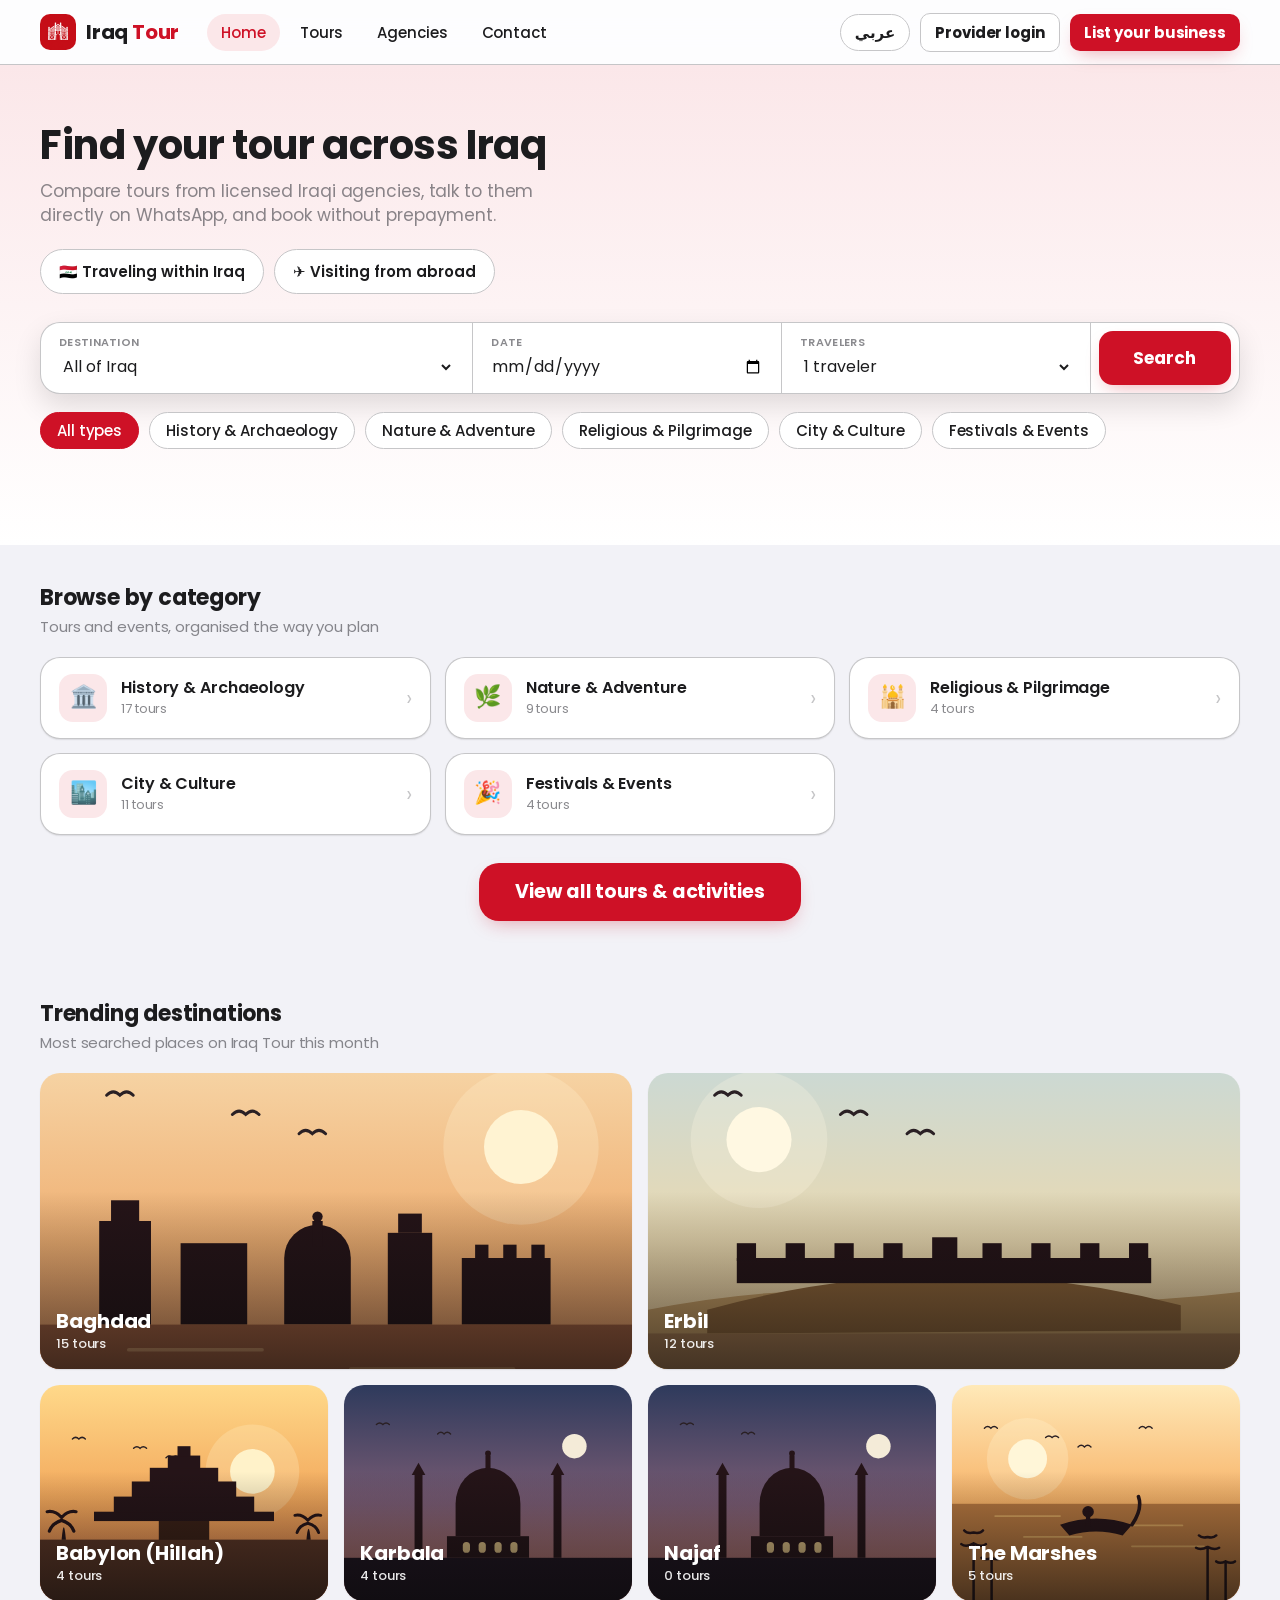
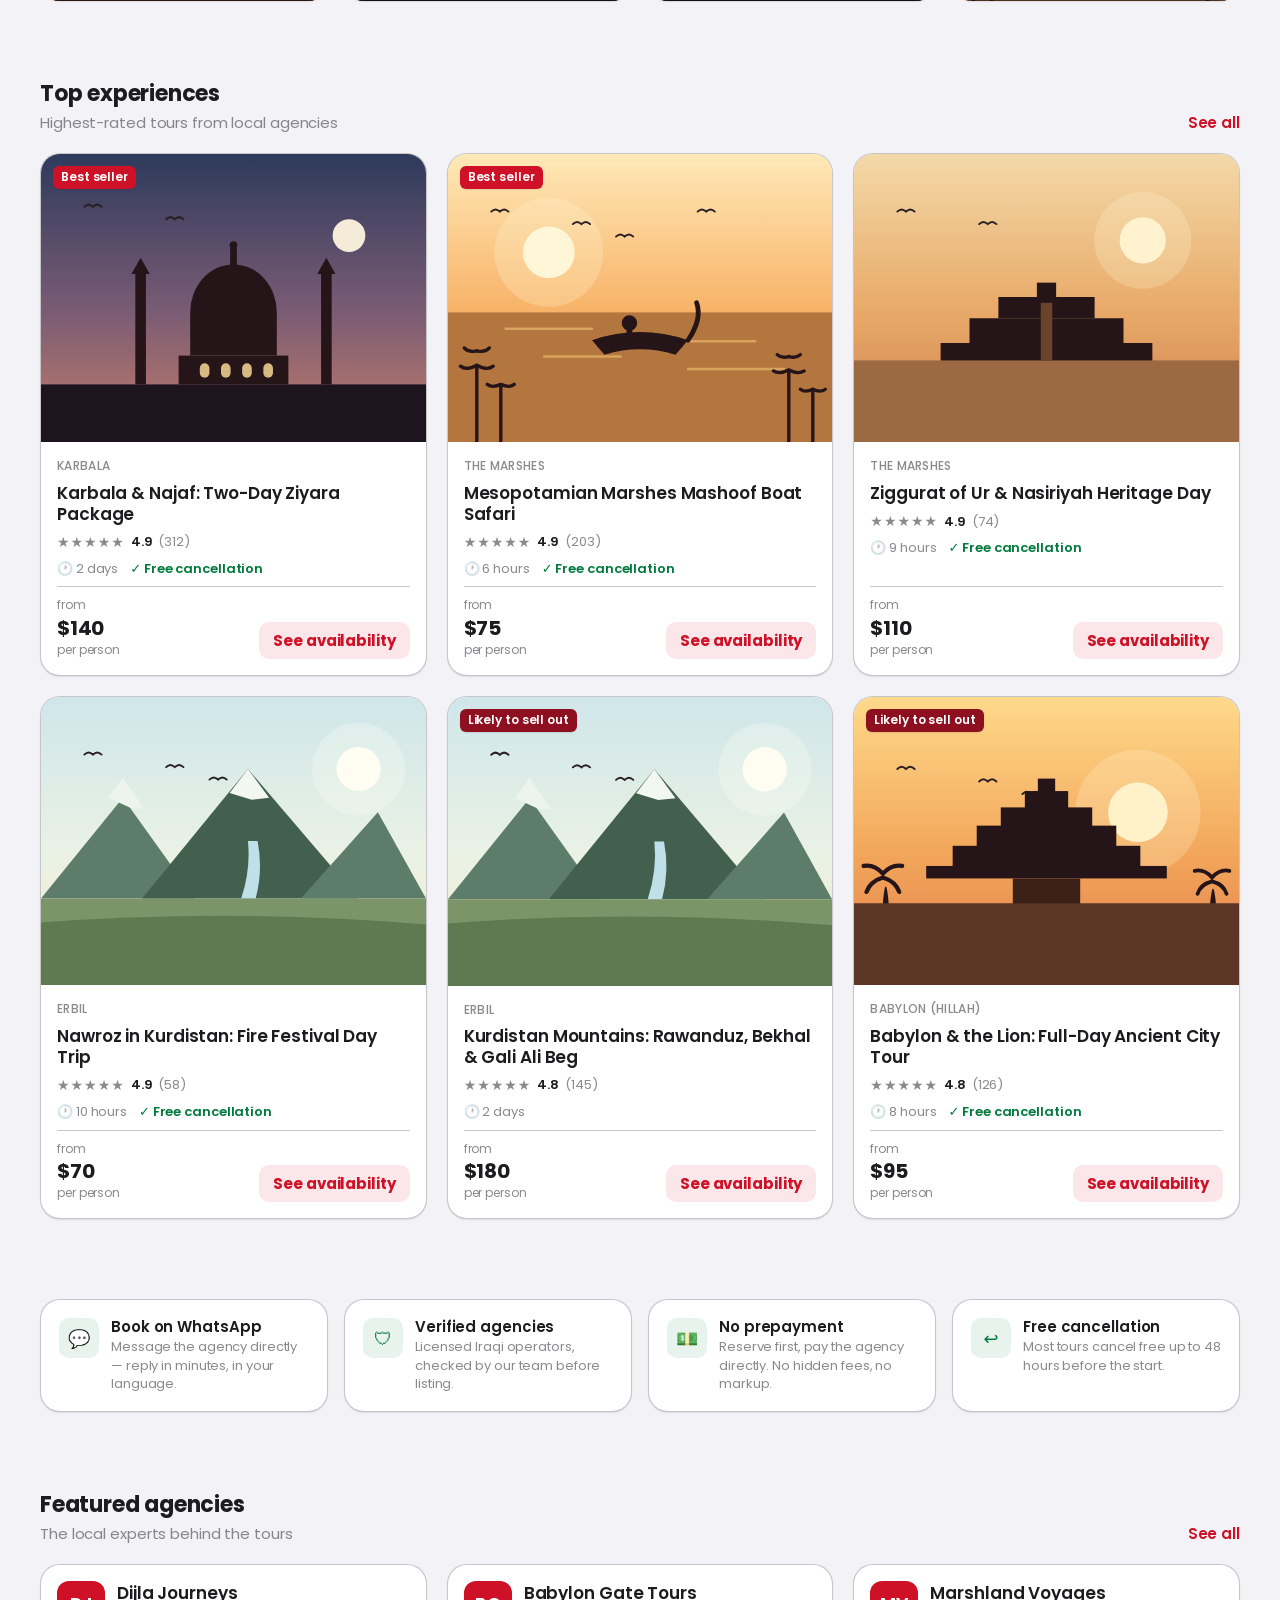
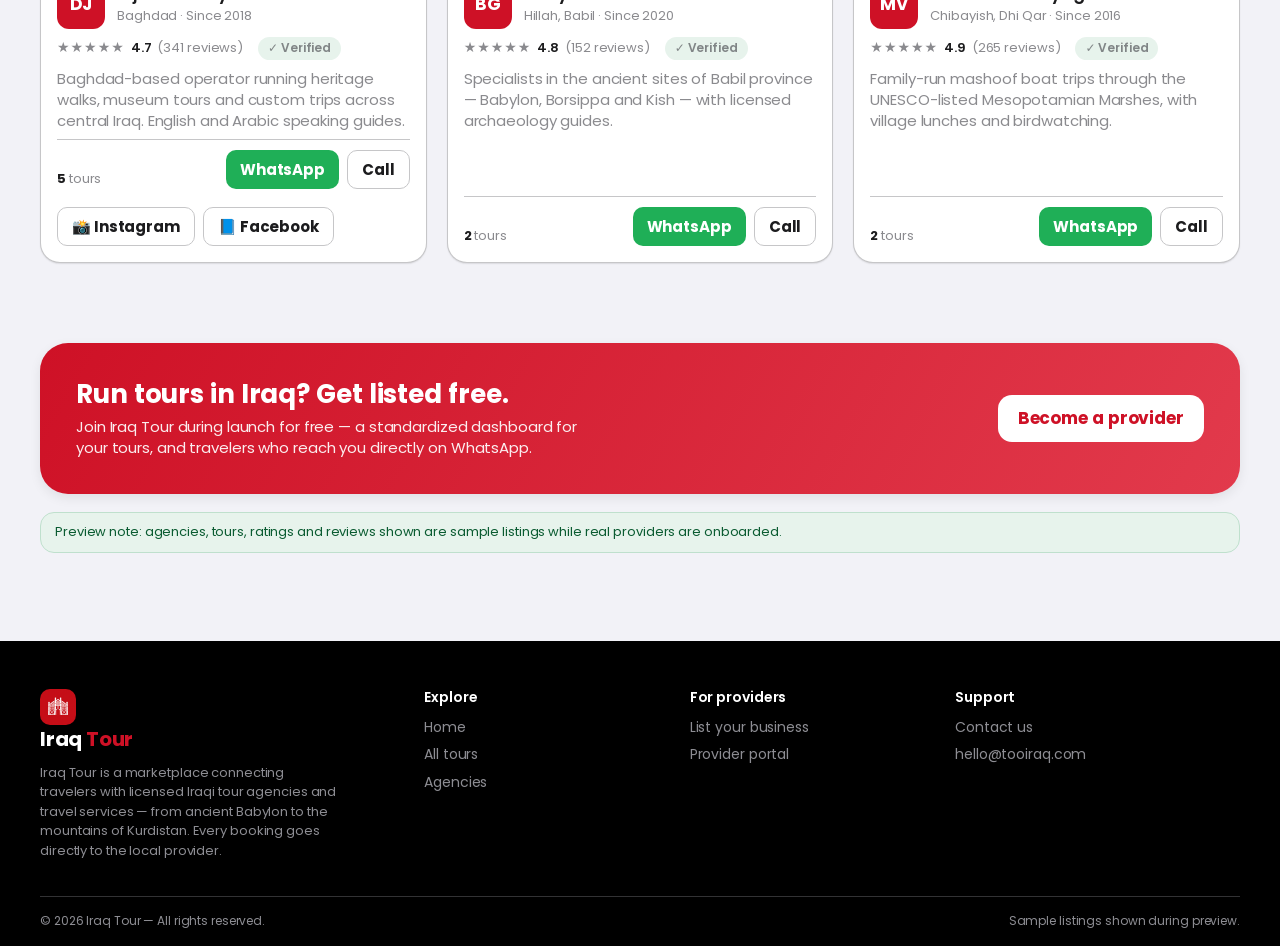
<file: index.html>
<!DOCTYPE html>
<html lang="en" dir="ltr">
<head>
  <meta charset="UTF-8"/>
  <meta name="viewport" content="width=device-width, initial-scale=1.0"/>
  <title>Iraq Tour — Find your tour across Iraq | Tours, Guides & Travel Agencies</title>
  <meta name="description" content="Compare tours from licensed Iraqi agencies, talk to them directly on WhatsApp, and book without prepayment — Babylon, Baghdad, Erbil, Karbala, the Marshes and more."/>
  <link rel="icon" type="image/png" href="assets/logo-mark-256.png"/>
  <link rel="preconnect" href="https://fonts.googleapis.com"/>
  <link rel="preconnect" href="https://fonts.gstatic.com" crossorigin/>
  <link href="https://fonts.googleapis.com/css2?family=Poppins:wght@400;500;600;700&family=Noto+Naskh+Arabic:wght@400;500;700&display=swap" rel="stylesheet"/>
  <link rel="stylesheet" href="assets/rafidain.css"/>
</head>
<body>
  <header id="site-header" class="site-header"></header>

  <section class="hero">
    <div class="container">
      <h1 data-i18n="heroTitle"></h1>
      <p class="lead" data-i18n="heroLead"></p>
      <div class="travel-mode" id="travel-mode"></div>
      <div class="searchbox" id="searchbox"></div>
      <div class="chip-row" id="type-chips"></div>
    </div>
  </section>

  <section class="section">
    <div class="container">
      <div class="section-head">
        <div><h2 class="t2" data-i18n="catTitle"></h2><p class="subhead sub" data-i18n="catSub"></p></div>
      </div>
      <div class="cat-grid" id="cat-grid"></div>
      <div class="view-all-wrap"><a class="btn btn-primary btn-xl" href="tours.html" data-i18n="viewAllBtn"></a></div>
    </div>
  </section>

  <section class="section">
    <div class="container">
      <div class="section-head">
        <div><h2 class="t2" data-i18n="trendTitle"></h2><p class="subhead sub" data-i18n="trendSub"></p></div>
      </div>
      <div class="dest-tiles" id="dest-big"></div>
      <div class="dest-tiles-sm" id="dest-small"></div>
    </div>
  </section>

  <section class="section">
    <div class="container">
      <div class="section-head">
        <div><h2 class="t2" data-i18n="featTitle"></h2><p class="subhead sub" data-i18n="featSub"></p></div>
        <a class="link-all" href="tours.html" data-i18n="seeAll"></a>
      </div>
      <div class="card-grid" id="featured"></div>
    </div>
  </section>

  <section class="section">
    <div class="container">
      <div class="trust-row" id="trust-row"></div>
    </div>
  </section>

  <section class="section">
    <div class="container">
      <div class="section-head">
        <div><h2 class="t2" data-i18n="agTitle"></h2><p class="subhead sub" data-i18n="agSub"></p></div>
        <a class="link-all" href="agencies.html" data-i18n="seeAll"></a>
      </div>
      <div class="card-grid" id="home-agencies"></div>
    </div>
  </section>

  <section class="section">
    <div class="container">
      <div class="cta-band">
        <div><h2 data-i18n="ctaTitle"></h2><p data-i18n="ctaText"></p></div>
        <a class="btn" href="join.html" data-i18n="ctaBtn"></a>
      </div>
      <p class="notice-sample" data-i18n="sampleNotice"></p>
    </div>
  </section>

  <footer id="site-footer" class="site-footer"></footer>

  <script src="assets/config.js"></script>
  <script src="assets/img.js"></script>
  <script src="assets/data.js"></script>
  <script src="assets/app.js"></script>
  <script src="assets/backend.js"></script>
  <script>TooIraq.init({ page: "home" });</script>
</body>
</html>
</file>
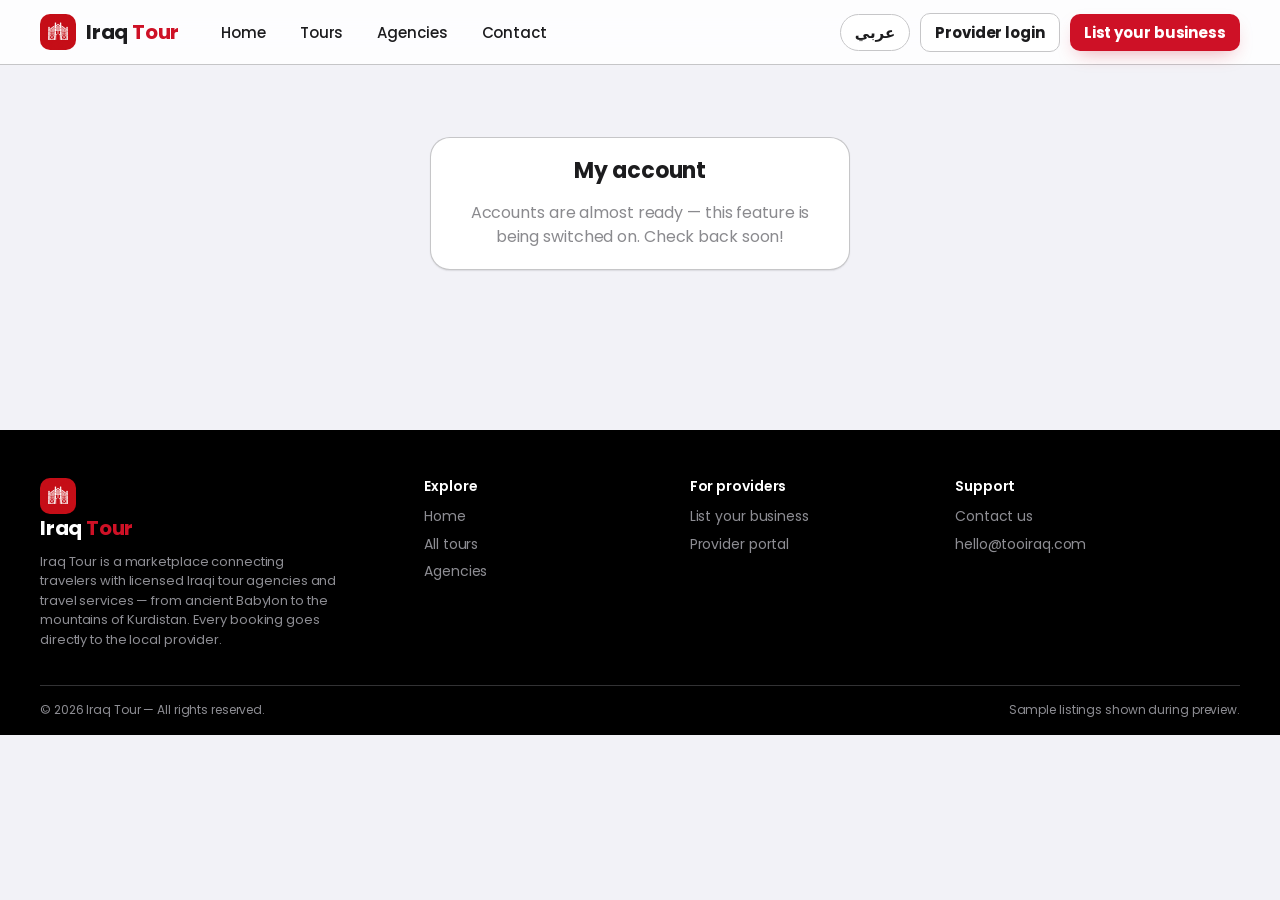
<file: account.html>
<!DOCTYPE html>
<html lang="en" dir="ltr">
<head>
  <meta charset="UTF-8"/>
  <meta name="viewport" content="width=device-width, initial-scale=1.0"/>
  <title>My account — Iraq Tour</title>
  <meta name="robots" content="noindex"/>
  <link rel="icon" type="image/png" href="assets/logo-mark-256.png"/>
  <link rel="preconnect" href="https://fonts.googleapis.com"/>
  <link rel="preconnect" href="https://fonts.gstatic.com" crossorigin/>
  <link href="https://fonts.googleapis.com/css2?family=Poppins:wght@400;500;600;700&family=Noto+Naskh+Arabic:wght@400;500;700&display=swap" rel="stylesheet"/>
  <link rel="stylesheet" href="assets/rafidain.css"/>
</head>
<body>
  <header id="site-header" class="site-header"></header>
  <main id="account-root" class="container" style="padding:24px 0 64px"></main>
  <footer id="site-footer" class="site-footer"></footer>

  <script src="assets/config.js"></script>
  <script src="assets/img.js"></script>
  <script src="assets/data.js"></script>
  <script src="assets/app.js"></script>
  <script src="assets/backend.js"></script>
  <script src="assets/pay.js"></script>
  <script src="assets/account.js"></script>
</body>
</html>
</file>
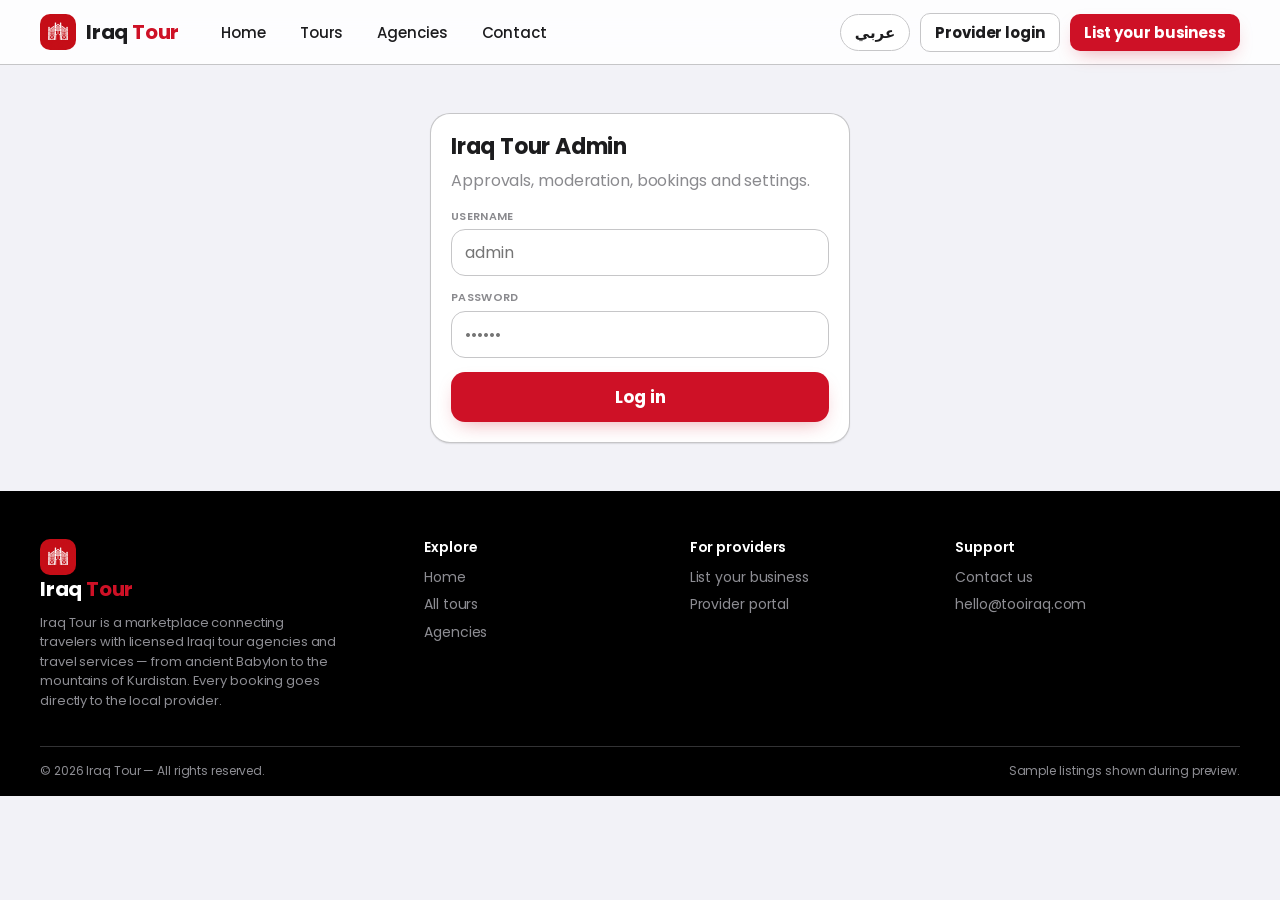
<file: admin.html>
<!DOCTYPE html>
<html lang="en" dir="ltr">
<head>
  <meta charset="UTF-8"/>
  <meta name="viewport" content="width=device-width, initial-scale=1.0"/>
  <title>Admin — Iraq Tour</title>
  <meta name="robots" content="noindex"/>
  <link rel="icon" type="image/png" href="assets/logo-mark-256.png"/>
  <link rel="preconnect" href="https://fonts.googleapis.com"/>
  <link rel="preconnect" href="https://fonts.gstatic.com" crossorigin/>
  <link href="https://fonts.googleapis.com/css2?family=Poppins:wght@400;500;600;700&family=Noto+Naskh+Arabic:wght@400;500;700&display=swap" rel="stylesheet"/>
  <link rel="stylesheet" href="assets/rafidain.css"/>
</head>
<body>
  <header id="site-header" class="site-header"></header>
  <main id="admin-root"></main>
  <footer id="site-footer" class="site-footer"></footer>

  <script src="assets/config.js"></script>
  <script src="assets/img.js"></script>
  <script src="assets/data.js"></script>
  <script src="assets/app.js"></script>
  <script src="assets/backend.js"></script>
  <script src="assets/admin.js"></script>
</body>
</html>
</file>
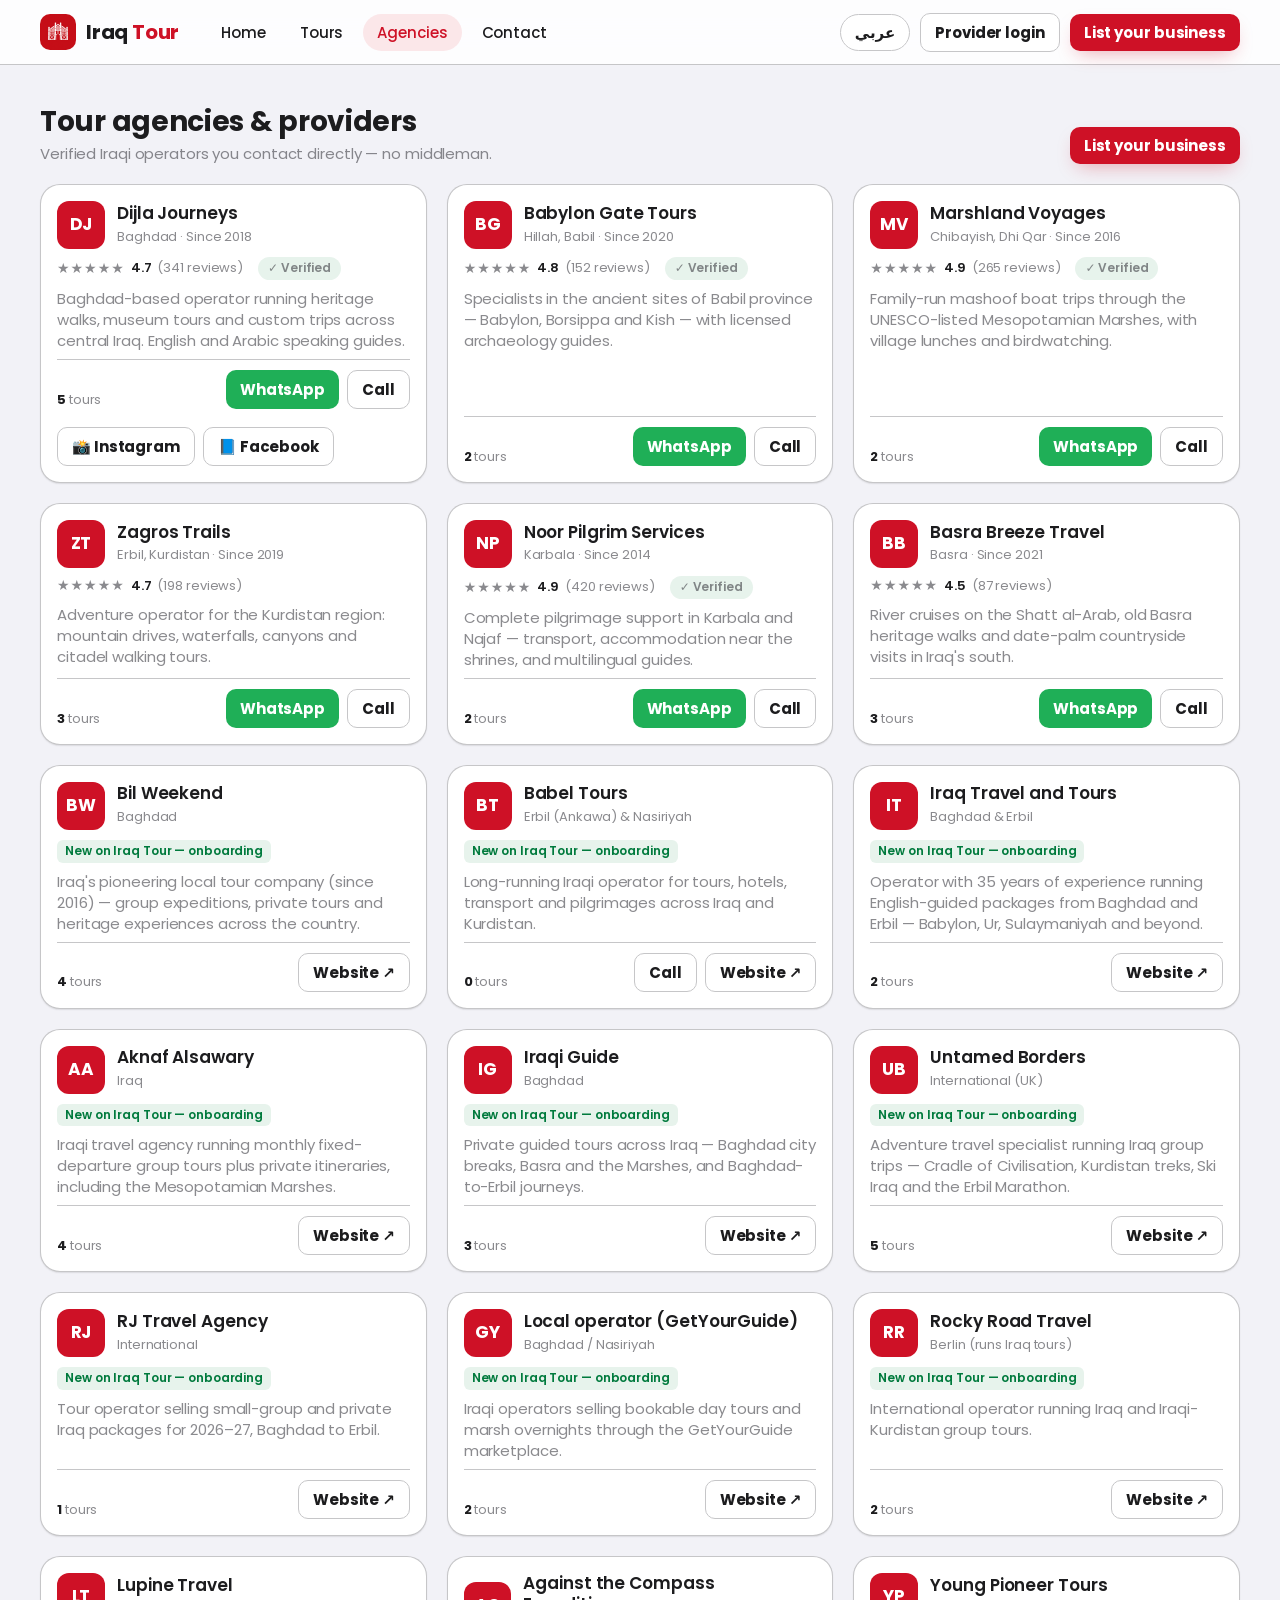
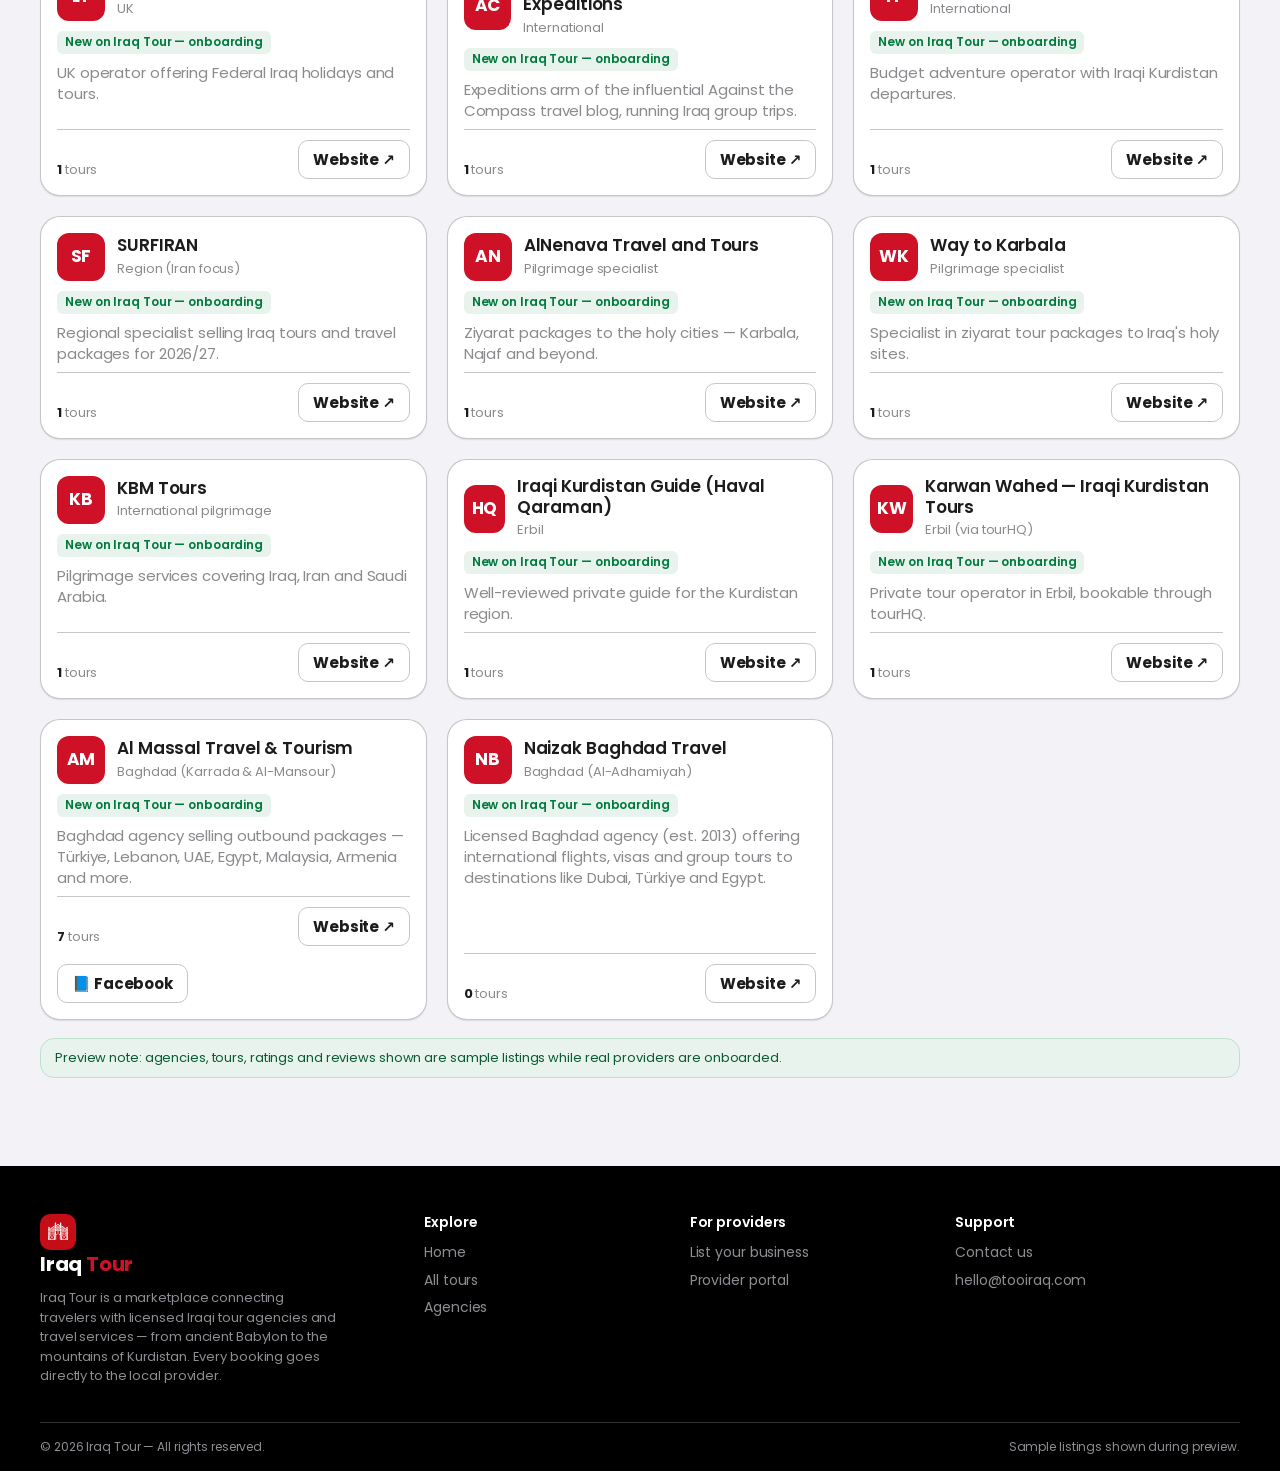
<file: agencies.html>
<!DOCTYPE html>
<html lang="en" dir="ltr">
<head>
  <meta charset="UTF-8"/>
  <meta name="viewport" content="width=device-width, initial-scale=1.0"/>
  <title>Tour Agencies & Providers — Iraq Tour</title>
  <meta name="description" content="Verified Iraqi tour agencies and travel providers on Iraq Tour — ratings, reviews, and direct WhatsApp contact. No middleman."/>
  <link rel="icon" type="image/png" href="assets/logo-mark-256.png"/>
  <link rel="preconnect" href="https://fonts.googleapis.com"/>
  <link rel="preconnect" href="https://fonts.gstatic.com" crossorigin/>
  <link href="https://fonts.googleapis.com/css2?family=Poppins:wght@400;500;600;700&family=Noto+Naskh+Arabic:wght@400;500;700&display=swap" rel="stylesheet"/>
  <link rel="stylesheet" href="assets/rafidain.css"/>
</head>
<body>
  <header id="site-header" class="site-header"></header>

  <section class="section">
    <div class="container">
      <div class="section-head">
        <div><h1 class="t1" data-i18n="agenciesTitle"></h1><p class="subhead sub" data-i18n="agenciesSub"></p></div>
        <a class="btn btn-primary btn-sm" href="join.html" data-i18n="listBusiness"></a>
      </div>
      <div class="card-grid" id="agencies-grid"></div>
      <p class="notice-sample" data-i18n="sampleNotice"></p>
    </div>
  </section>

  <footer id="site-footer" class="site-footer"></footer>

  <script src="assets/config.js"></script>
  <script src="assets/img.js"></script>
  <script src="assets/data.js"></script>
  <script src="assets/app.js"></script>
  <script src="assets/backend.js"></script>
  <script>TooIraq.init({ page: "agencies" });</script>
</body>
</html>
</file>
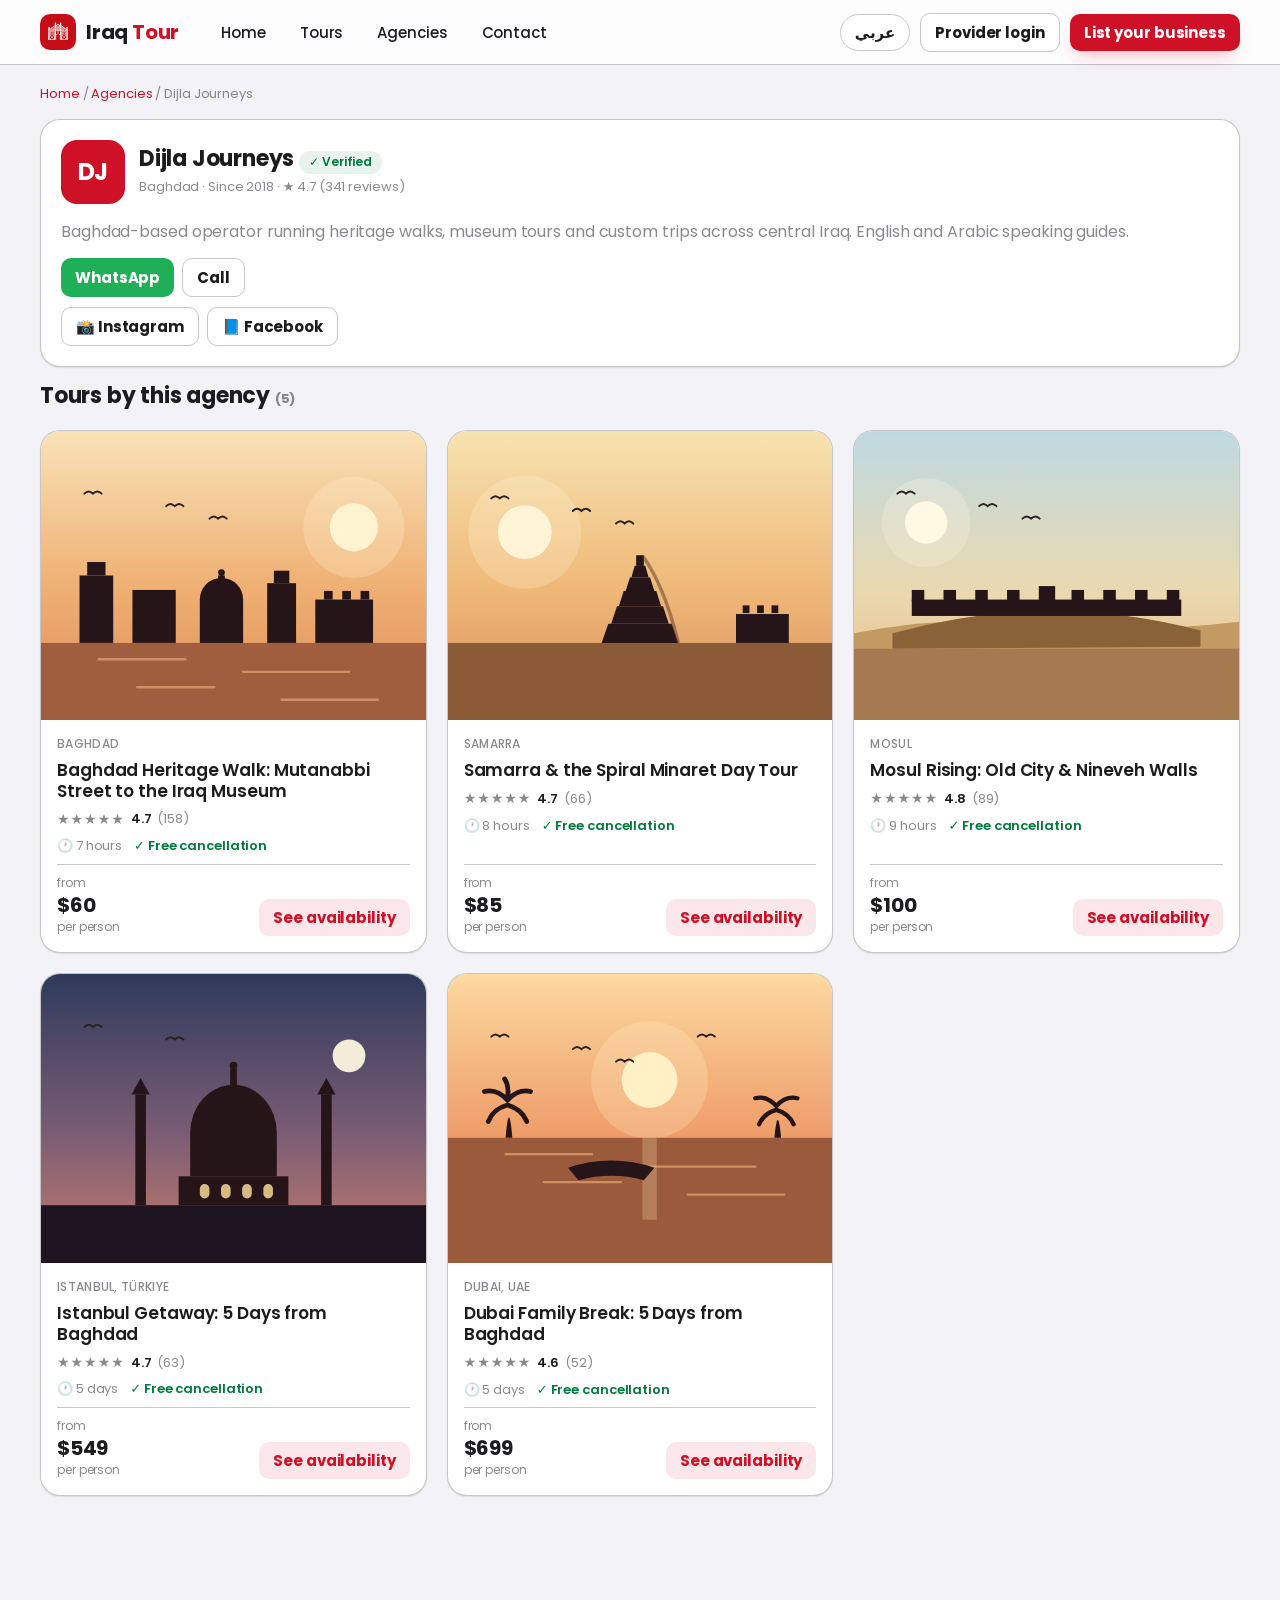
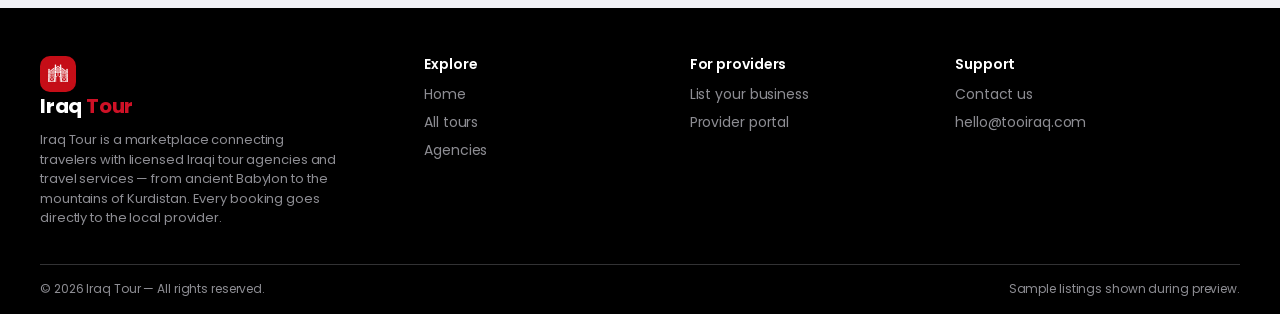
<file: agency.html>
<!DOCTYPE html>
<html lang="en" dir="ltr">
<head>
  <meta charset="UTF-8"/>
  <meta name="viewport" content="width=device-width, initial-scale=1.0"/>
  <title>Agency — Iraq Tour</title>
  <meta name="description" content="Agency profile on Iraq Tour — tours, contact and social links."/>
  <link rel="icon" type="image/png" href="assets/logo-mark-256.png"/>
  <link rel="preconnect" href="https://fonts.googleapis.com"/>
  <link rel="preconnect" href="https://fonts.gstatic.com" crossorigin/>
  <link href="https://fonts.googleapis.com/css2?family=Poppins:wght@400;500;600;700&family=Noto+Naskh+Arabic:wght@400;500;700&display=swap" rel="stylesheet"/>
  <link rel="stylesheet" href="assets/rafidain.css"/>
</head>
<body>
  <header id="site-header" class="site-header"></header>
  <main id="agency-root"></main>
  <footer id="site-footer" class="site-footer"></footer>

  <script src="assets/config.js"></script>
  <script src="assets/img.js"></script>
  <script src="assets/data.js"></script>
  <script src="assets/app.js"></script>
  <script src="assets/backend.js"></script>
  <script>TooIraq.init({ page: "agency" });</script>
</body>
</html>
</file>
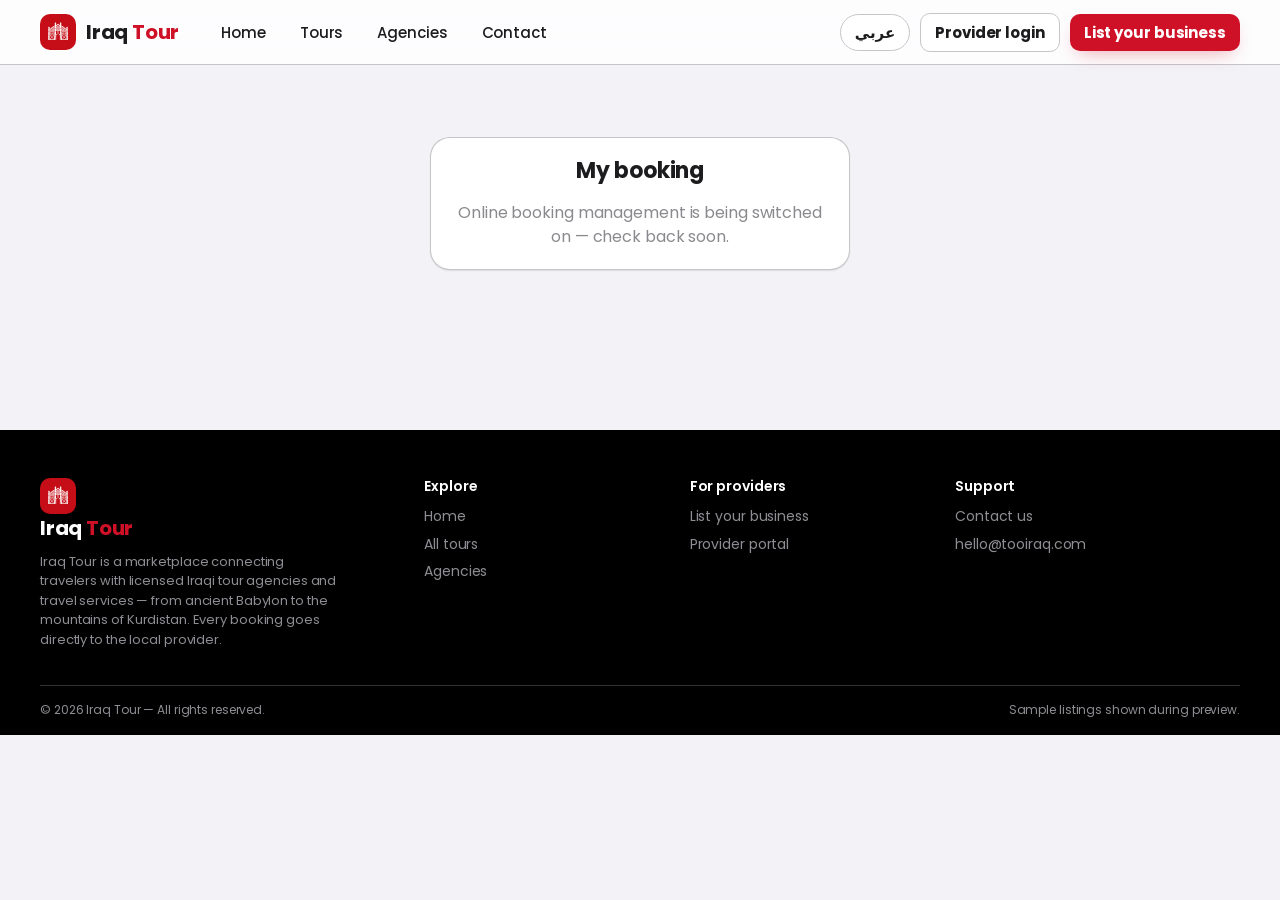
<file: booking.html>
<!DOCTYPE html>
<html lang="en" dir="ltr">
<head>
  <meta charset="UTF-8"/>
  <meta name="viewport" content="width=device-width, initial-scale=1.0"/>
  <title>My booking — Iraq Tour</title>
  <meta name="robots" content="noindex"/>
  <link rel="icon" type="image/png" href="assets/logo-mark-256.png"/>
  <link rel="preconnect" href="https://fonts.googleapis.com"/>
  <link rel="preconnect" href="https://fonts.gstatic.com" crossorigin/>
  <link href="https://fonts.googleapis.com/css2?family=Poppins:wght@400;500;600;700&family=Noto+Naskh+Arabic:wght@400;500;700&display=swap" rel="stylesheet"/>
  <link rel="stylesheet" href="assets/rafidain.css"/>
</head>
<body>
  <header id="site-header" class="site-header"></header>
  <main id="booking-root" class="container" style="padding:24px 0 64px"></main>
  <footer id="site-footer" class="site-footer"></footer>

  <script src="assets/config.js"></script>
  <script src="assets/img.js"></script>
  <script src="assets/data.js"></script>
  <script src="assets/app.js"></script>
  <script src="assets/backend.js"></script>
  <script src="assets/pay.js"></script>
  <script src="assets/booking.js"></script>
</body>
</html>
</file>
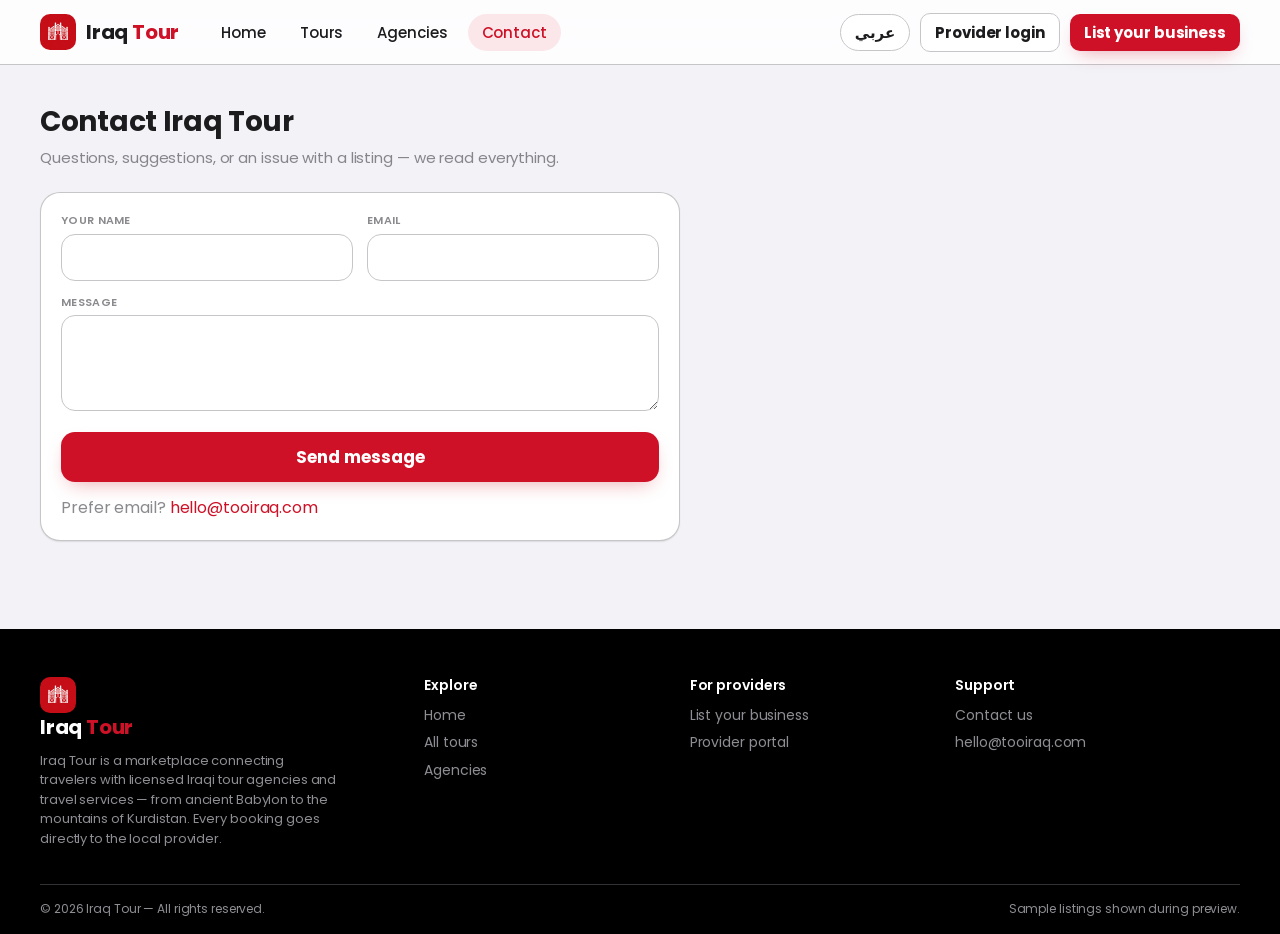
<file: contact.html>
<!DOCTYPE html>
<html lang="en" dir="ltr">
<head>
  <meta charset="UTF-8"/>
  <meta name="viewport" content="width=device-width, initial-scale=1.0"/>
  <title>Contact — Iraq Tour</title>
  <meta name="description" content="Contact the Iraq Tour team — questions from travelers and Iraqi tour providers welcome."/>
  <link rel="icon" type="image/png" href="assets/logo-mark-256.png"/>
  <link rel="preconnect" href="https://fonts.googleapis.com"/>
  <link rel="preconnect" href="https://fonts.gstatic.com" crossorigin/>
  <link href="https://fonts.googleapis.com/css2?family=Poppins:wght@400;500;600;700&family=Noto+Naskh+Arabic:wght@400;500;700&display=swap" rel="stylesheet"/>
  <link rel="stylesheet" href="assets/rafidain.css"/>
</head>
<body>
  <header id="site-header" class="site-header"></header>

  <section class="section">
    <div class="container">
      <h1 class="t1" data-i18n="contactTitle"></h1>
      <p class="subhead mt-2" data-i18n="contactSub"></p>

      <div class="panel mt-6" style="max-width:640px">
        <form class="form-grid" name="contact" method="POST" data-netlify="true" netlify-honeypot="bot-field">
          <input type="hidden" name="form-name" value="contact"/>
          <p style="display:none"><input name="bot-field"/></p>
          <div class="form-row">
            <div><label data-i18n="fName"></label><input type="text" name="name" required/></div>
            <div><label data-i18n="fEmail"></label><input type="email" name="email" required/></div>
          </div>
          <div><label data-i18n="fMsg"></label><textarea name="message" required></textarea></div>
          <button class="btn btn-primary" type="submit" data-i18n="fSendBtn"></button>
          <p class="form-note"><span data-i18n="contactDirect"></span> <a href="mailto:hello@tooiraq.com">hello@tooiraq.com</a></p>
        </form>
      </div>
    </div>
  </section>

  <footer id="site-footer" class="site-footer"></footer>

  <script src="assets/config.js"></script>
  <script src="assets/img.js"></script>
  <script src="assets/data.js"></script>
  <script src="assets/app.js"></script>
  <script src="assets/backend.js"></script>
  <script>TooIraq.init({ page: "contact" });</script>
</body>
</html>
</file>
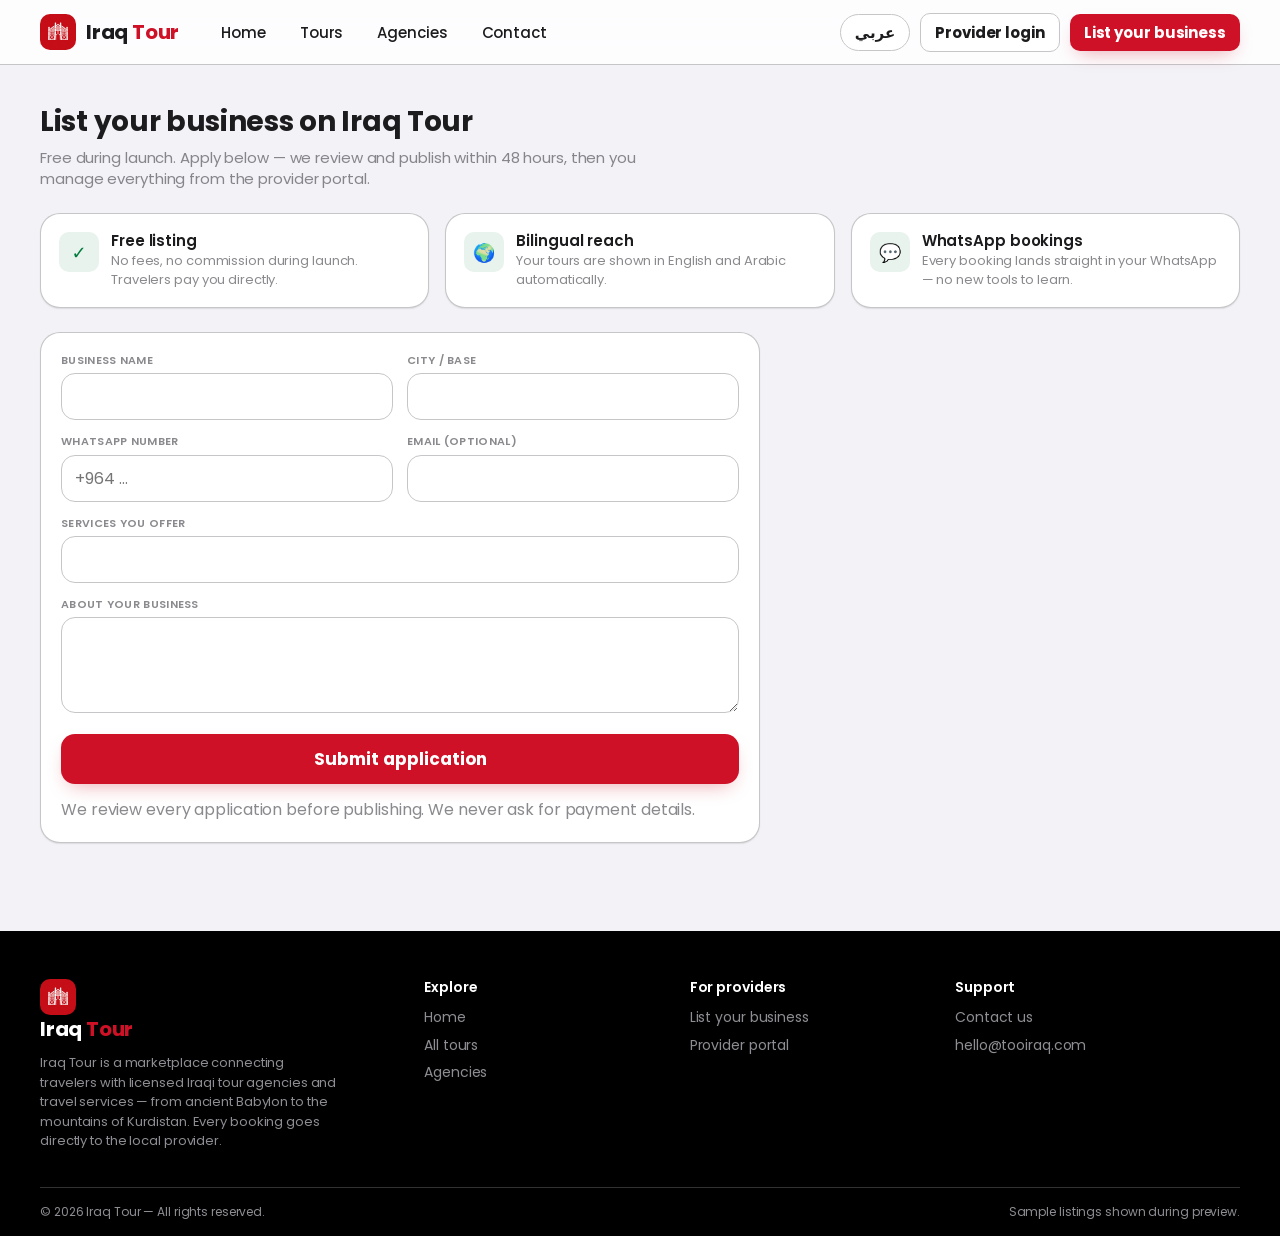
<file: join.html>
<!DOCTYPE html>
<html lang="en" dir="ltr">
<head>
  <meta charset="UTF-8"/>
  <meta name="viewport" content="width=device-width, initial-scale=1.0"/>
  <title>List Your Business — Iraq Tour</title>
  <meta name="description" content="List your Iraqi tour agency or travel service on Iraq Tour free during launch — bilingual listings and WhatsApp bookings."/>
  <link rel="icon" type="image/png" href="assets/logo-mark-256.png"/>
  <link rel="preconnect" href="https://fonts.googleapis.com"/>
  <link rel="preconnect" href="https://fonts.gstatic.com" crossorigin/>
  <link href="https://fonts.googleapis.com/css2?family=Poppins:wght@400;500;600;700&family=Noto+Naskh+Arabic:wght@400;500;700&display=swap" rel="stylesheet"/>
  <link rel="stylesheet" href="assets/rafidain.css"/>
</head>
<body>
  <header id="site-header" class="site-header"></header>

  <section class="section">
    <div class="container">
      <h1 class="t1" data-i18n="joinTitle"></h1>
      <p class="subhead mt-2" style="max-width:640px" data-i18n="joinSub"></p>

      <div class="trust-row mt-6" style="grid-template-columns:repeat(3,1fr)">
        <div class="trust"><div class="ic">✓</div><div><h4 data-i18n="joinB1t"></h4><p data-i18n="joinB1p"></p></div></div>
        <div class="trust"><div class="ic">🌍</div><div><h4 data-i18n="joinB2t"></h4><p data-i18n="joinB2p"></p></div></div>
        <div class="trust"><div class="ic">💬</div><div><h4 data-i18n="joinB3t"></h4><p data-i18n="joinB3p"></p></div></div>
      </div>

      <div class="panel mt-6" style="max-width:720px">
        <form class="form-grid" name="provider-application" method="POST" data-netlify="true" netlify-honeypot="bot-field">
          <input type="hidden" name="form-name" value="provider-application"/>
          <p style="display:none"><input name="bot-field"/></p>
          <div class="form-row">
            <div><label data-i18n="jBusiness"></label><input type="text" name="business" required/></div>
            <div><label data-i18n="jCity"></label><input type="text" name="city" required/></div>
          </div>
          <div class="form-row">
            <div><label data-i18n="jWa"></label><input type="tel" name="whatsapp" required placeholder="+964 …"/></div>
            <div><label data-i18n="jEmail"></label><input type="email" name="email"/></div>
          </div>
          <div><label data-i18n="jServices"></label><input type="text" name="services" required/></div>
          <div><label data-i18n="jDesc"></label><textarea name="description"></textarea></div>
          <button class="btn btn-primary" type="submit" data-i18n="jSend"></button>
          <p class="form-note" data-i18n="joinNote"></p>
        </form>
      </div>
    </div>
  </section>

  <footer id="site-footer" class="site-footer"></footer>

  <script src="assets/config.js"></script>
  <script src="assets/img.js"></script>
  <script src="assets/data.js"></script>
  <script src="assets/app.js"></script>
  <script src="assets/backend.js"></script>
  <script>TooIraq.init({ page: "join" });</script>
</body>
</html>
</file>
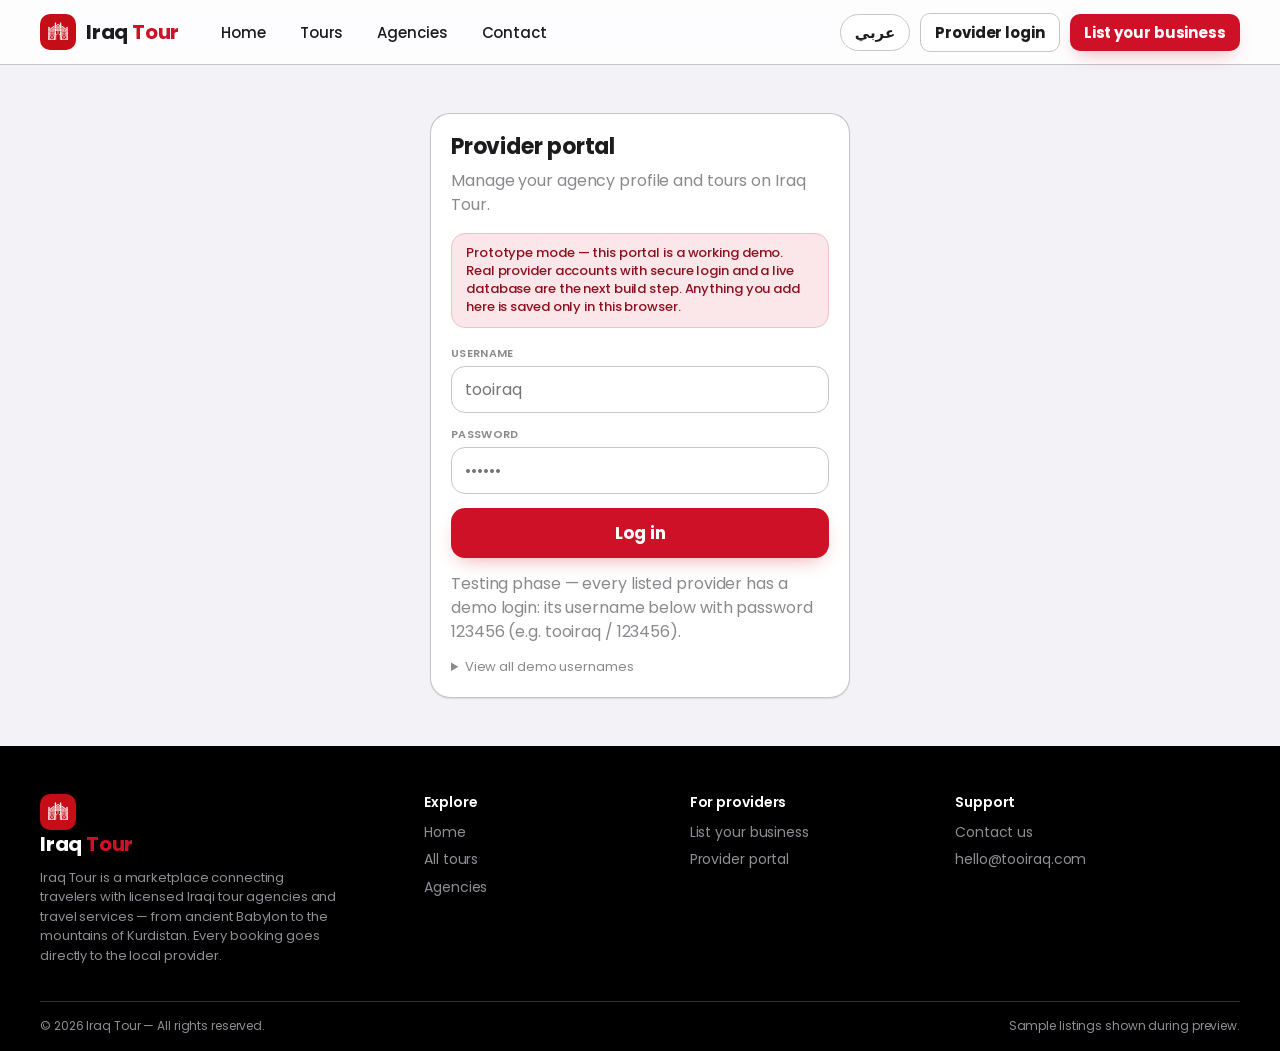
<file: provider.html>
<!DOCTYPE html>
<html lang="en" dir="ltr">
<head>
  <meta charset="UTF-8"/>
  <meta name="viewport" content="width=device-width, initial-scale=1.0"/>
  <title>Provider Portal — Iraq Tour</title>
  <meta name="description" content="Iraq Tour provider portal — manage your agency profile and tours with a standardized dashboard."/>
  <link rel="icon" type="image/png" href="assets/logo-mark-256.png"/>
  <link rel="preconnect" href="https://fonts.googleapis.com"/>
  <link rel="preconnect" href="https://fonts.gstatic.com" crossorigin/>
  <link href="https://fonts.googleapis.com/css2?family=Poppins:wght@400;500;600;700&family=Noto+Naskh+Arabic:wght@400;500;700&display=swap" rel="stylesheet"/>
  <link rel="stylesheet" href="assets/rafidain.css"/>
</head>
<body>
  <header id="site-header" class="site-header"></header>

  <main id="portal-root"></main>

  <footer id="site-footer" class="site-footer"></footer>

  <script src="assets/config.js"></script>
  <script src="assets/img.js"></script>
  <script src="assets/data.js"></script>
  <script src="assets/app.js"></script>
  <script src="assets/backend.js"></script>
  <script src="assets/portal.js"></script>
  <script>if (!(window.TI_BACKEND && window.TI_BACKEND.enabled)) TooIraq.init({ page: "portal" });</script>
</body>
</html>
</file>
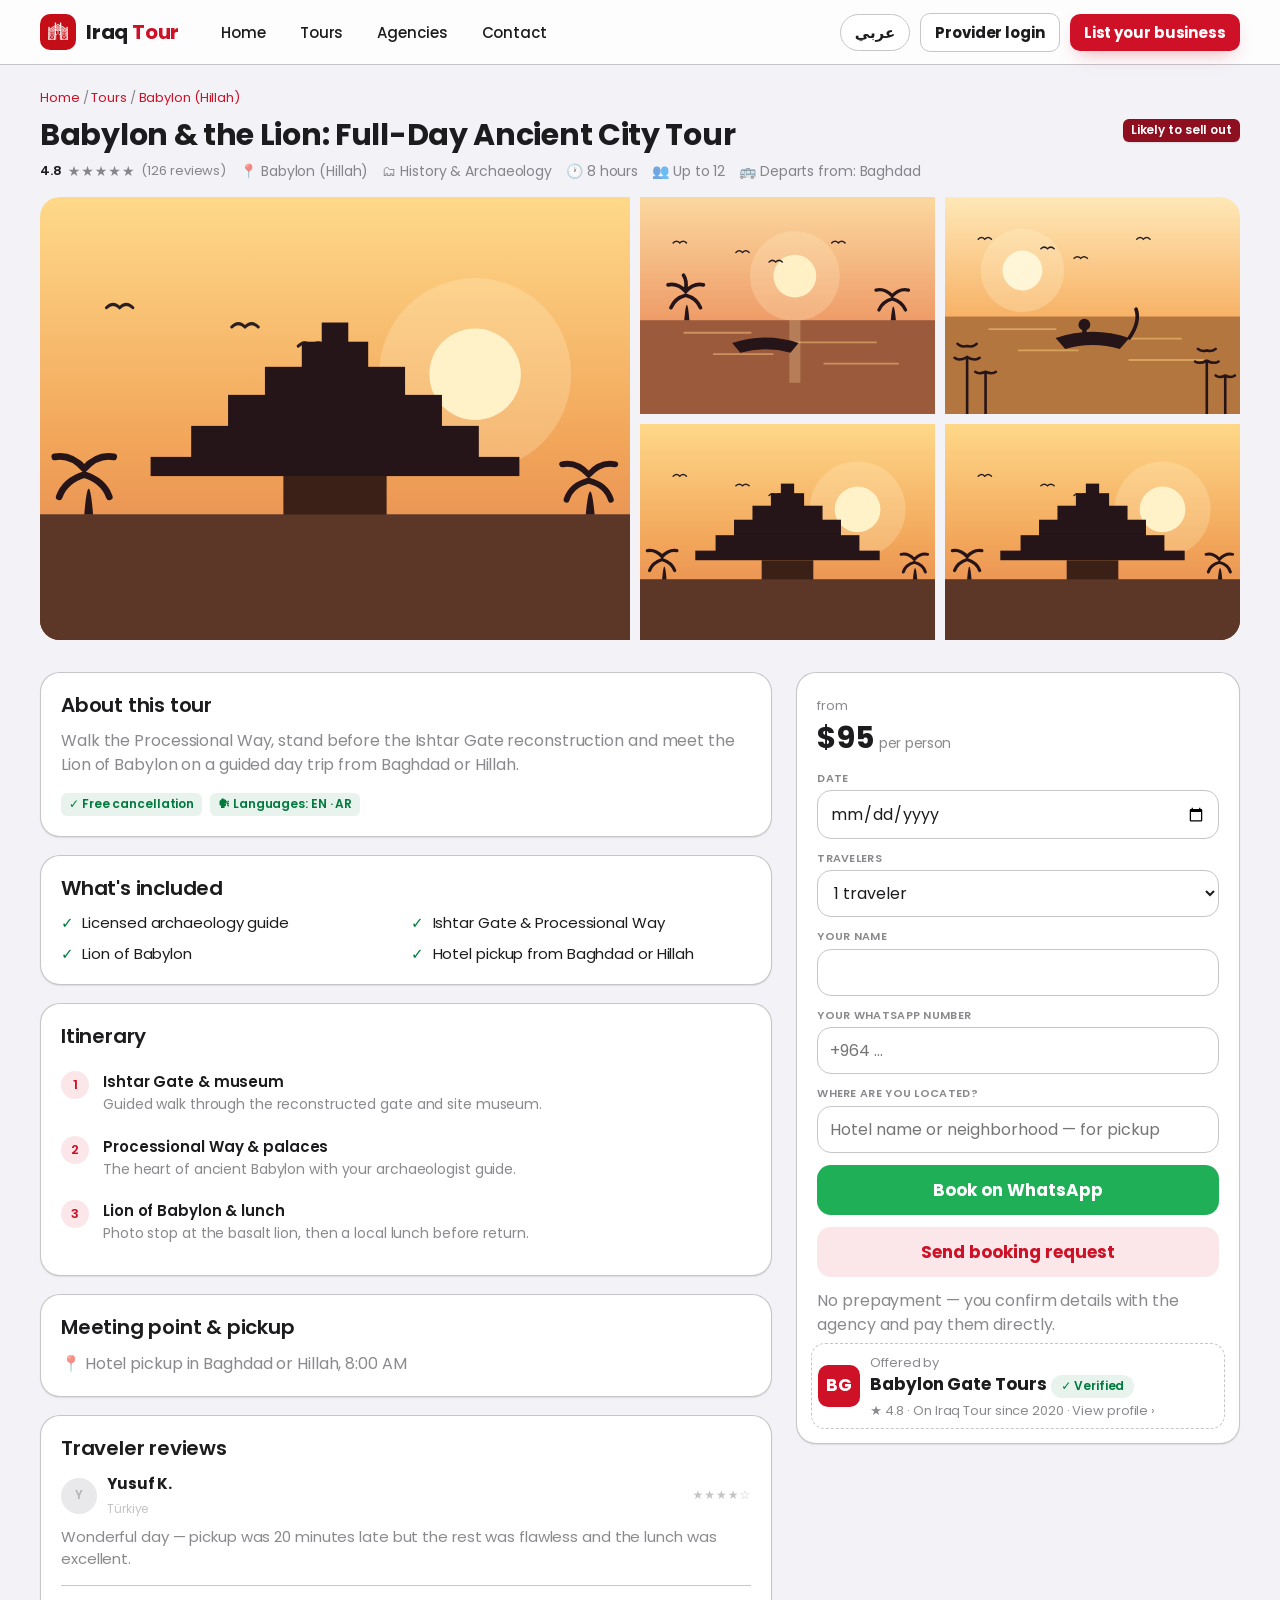
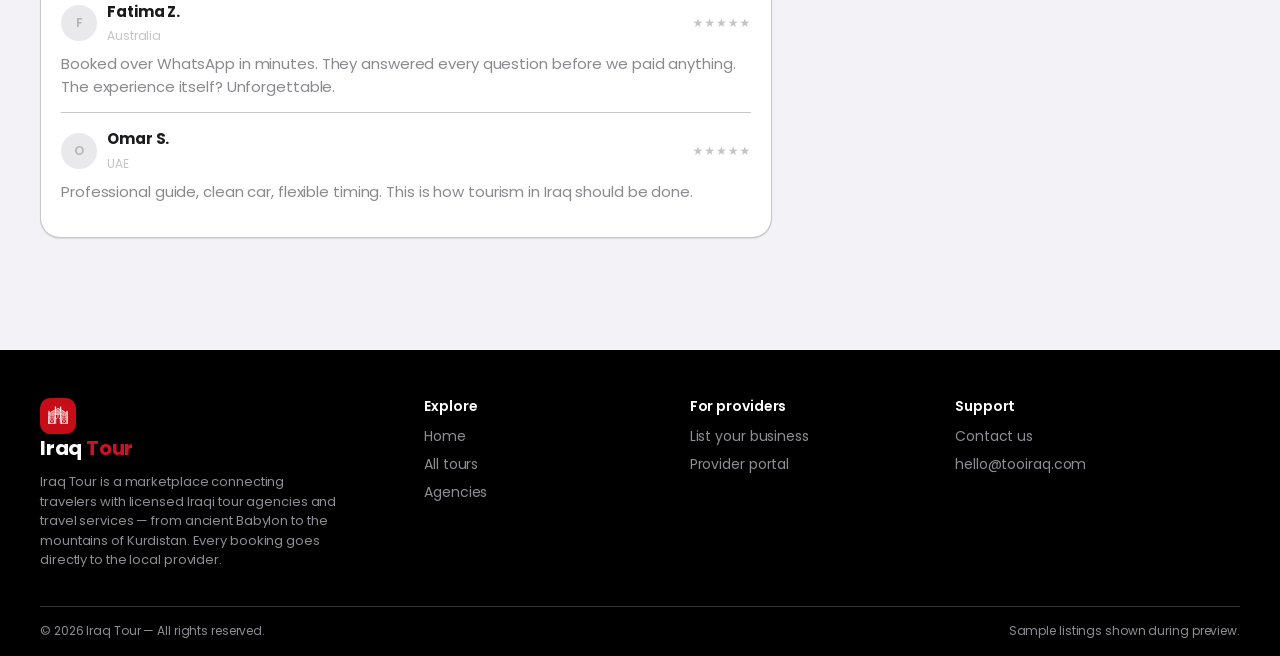
<file: tour.html>
<!DOCTYPE html>
<html lang="en" dir="ltr">
<head>
  <meta charset="UTF-8"/>
  <meta name="viewport" content="width=device-width, initial-scale=1.0"/>
  <title>Tour — Iraq Tour</title>
  <meta name="description" content="Tour details on Iraq Tour — itinerary, what's included, traveler reviews, and direct WhatsApp booking with the local provider."/>
  <link rel="icon" type="image/png" href="assets/logo-mark-256.png"/>
  <link rel="preconnect" href="https://fonts.googleapis.com"/>
  <link rel="preconnect" href="https://fonts.gstatic.com" crossorigin/>
  <link href="https://fonts.googleapis.com/css2?family=Poppins:wght@400;500;600;700&family=Noto+Naskh+Arabic:wght@400;500;700&display=swap" rel="stylesheet"/>
  <link rel="stylesheet" href="assets/rafidain.css"/>
</head>
<body>
  <header id="site-header" class="site-header"></header>

  <main id="tour-root"></main>

  <!-- Netlify booking-request form: static copy for detection + JS-submitted -->
  <form id="booking-form" name="booking-request" method="POST" action="/" data-netlify="true" netlify-honeypot="bot-field" hidden>
    <input type="hidden" name="form-name" value="booking-request"/>
    <input type="text" name="tour"/><input type="text" name="agency"/>
    <input type="text" name="date"/><input type="text" name="travelers"/>
    <input type="text" name="name"/><input type="text" name="whatsapp"/>
    <input type="text" name="location"/>
    <input name="bot-field"/>
  </form>

  <footer id="site-footer" class="site-footer"></footer>

  <script src="assets/config.js"></script>
  <script src="assets/img.js"></script>
  <script src="assets/data.js"></script>
  <script src="assets/app.js"></script>
  <script src="assets/backend.js"></script>
  <script src="assets/pay.js"></script>
  <script>TooIraq.init({ page: "tour" });</script>
</body>
</html>
</file>
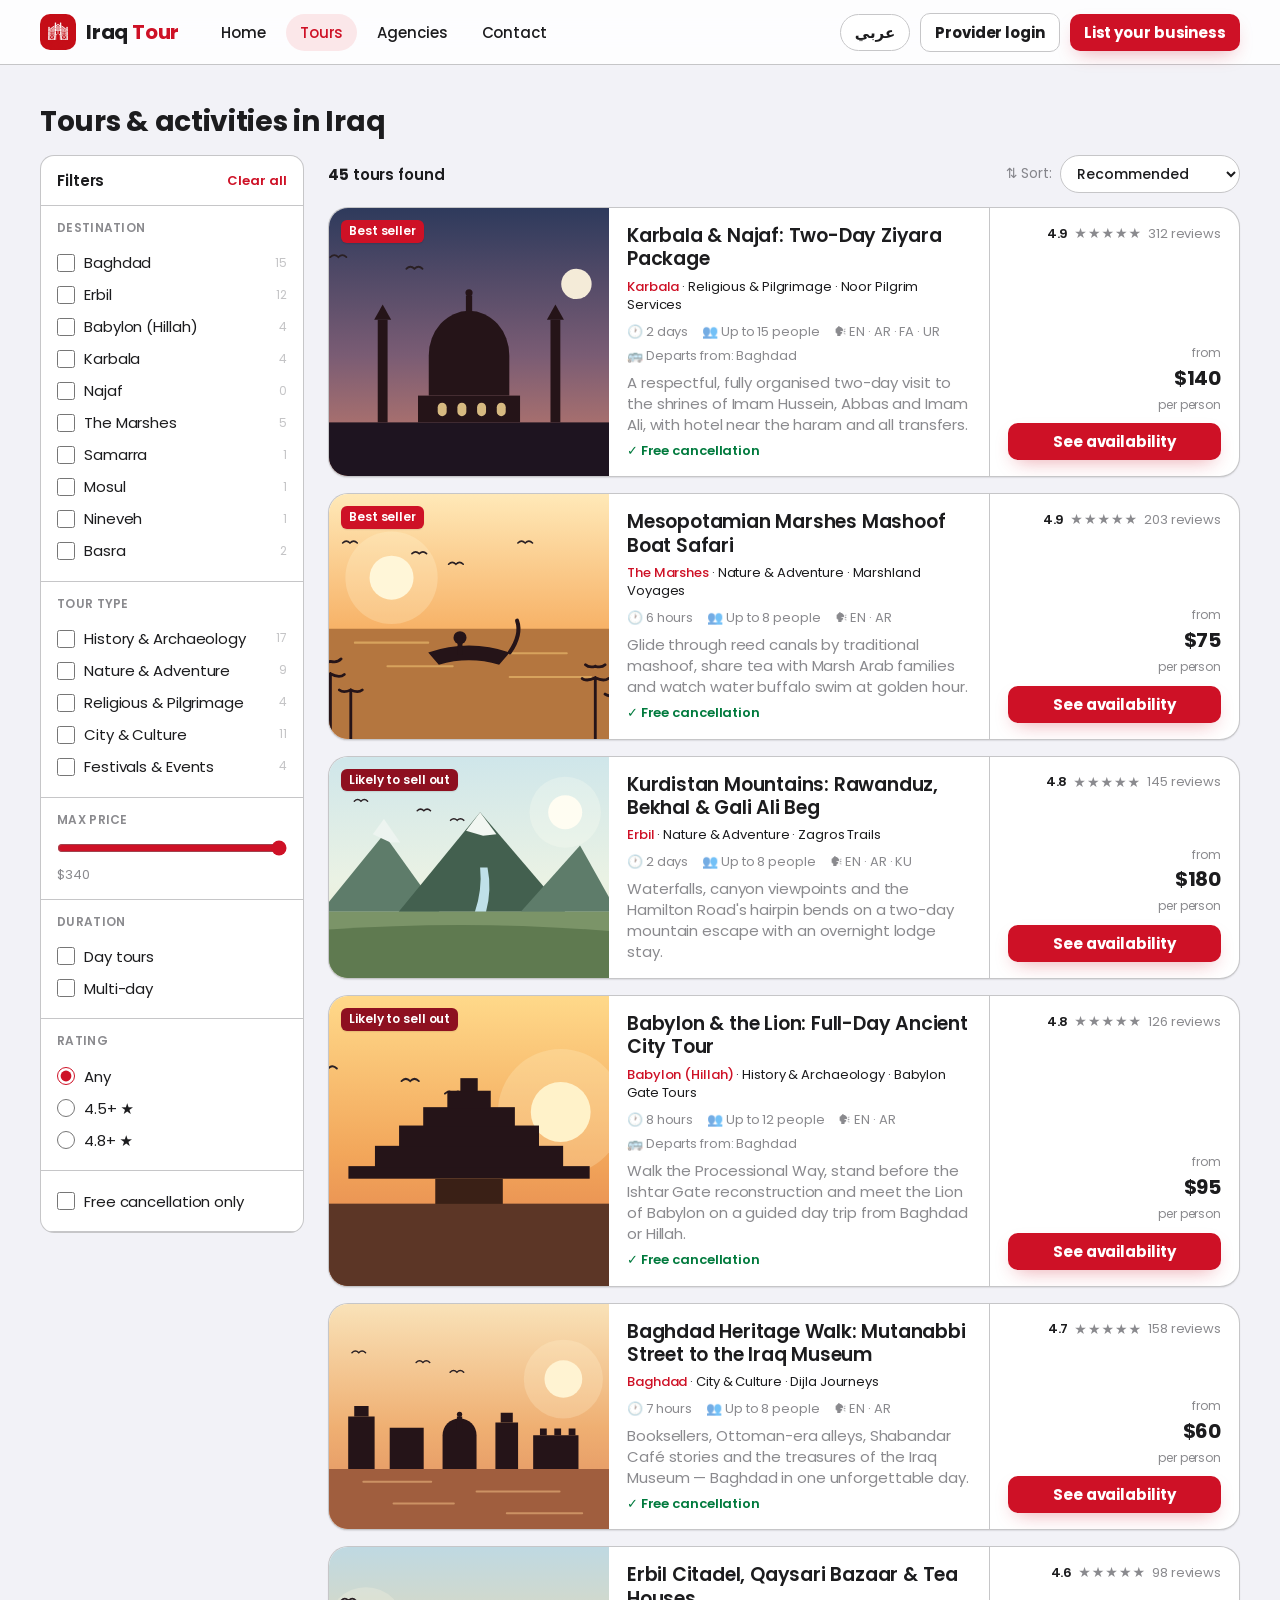
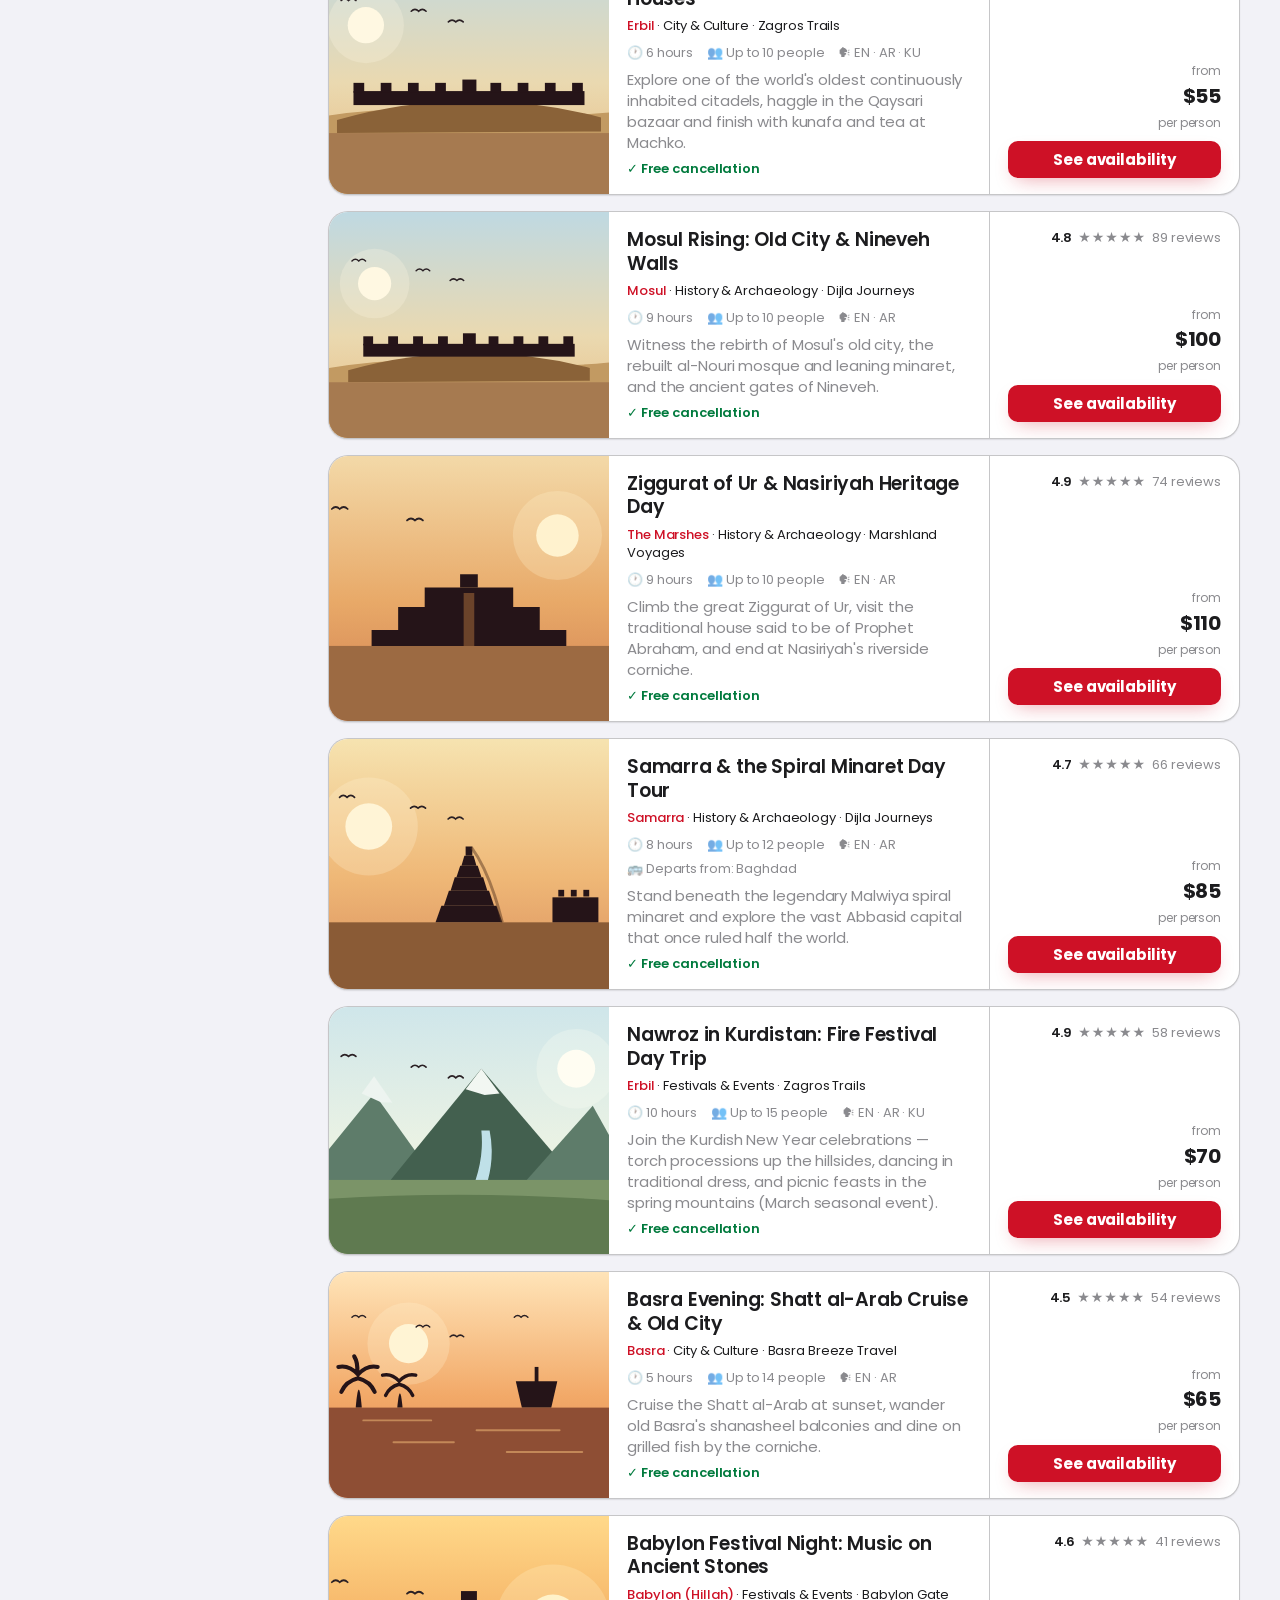
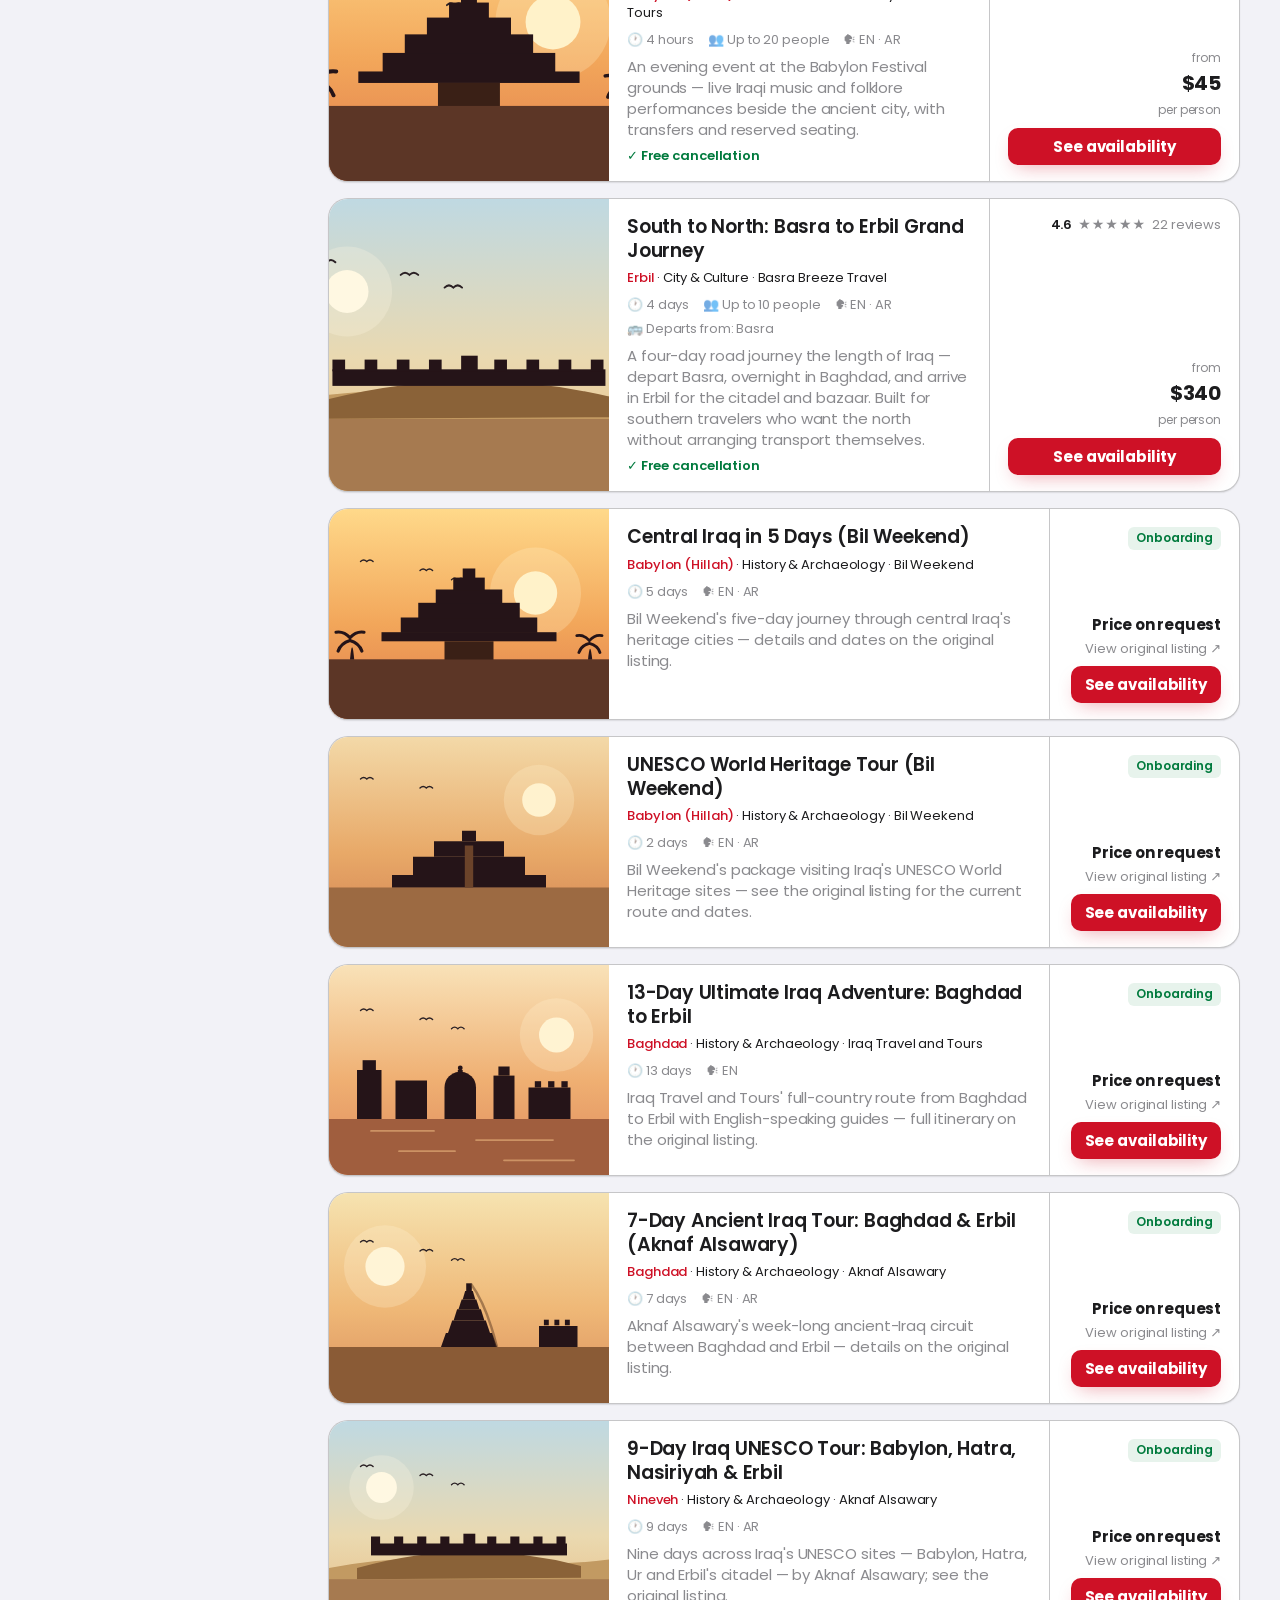
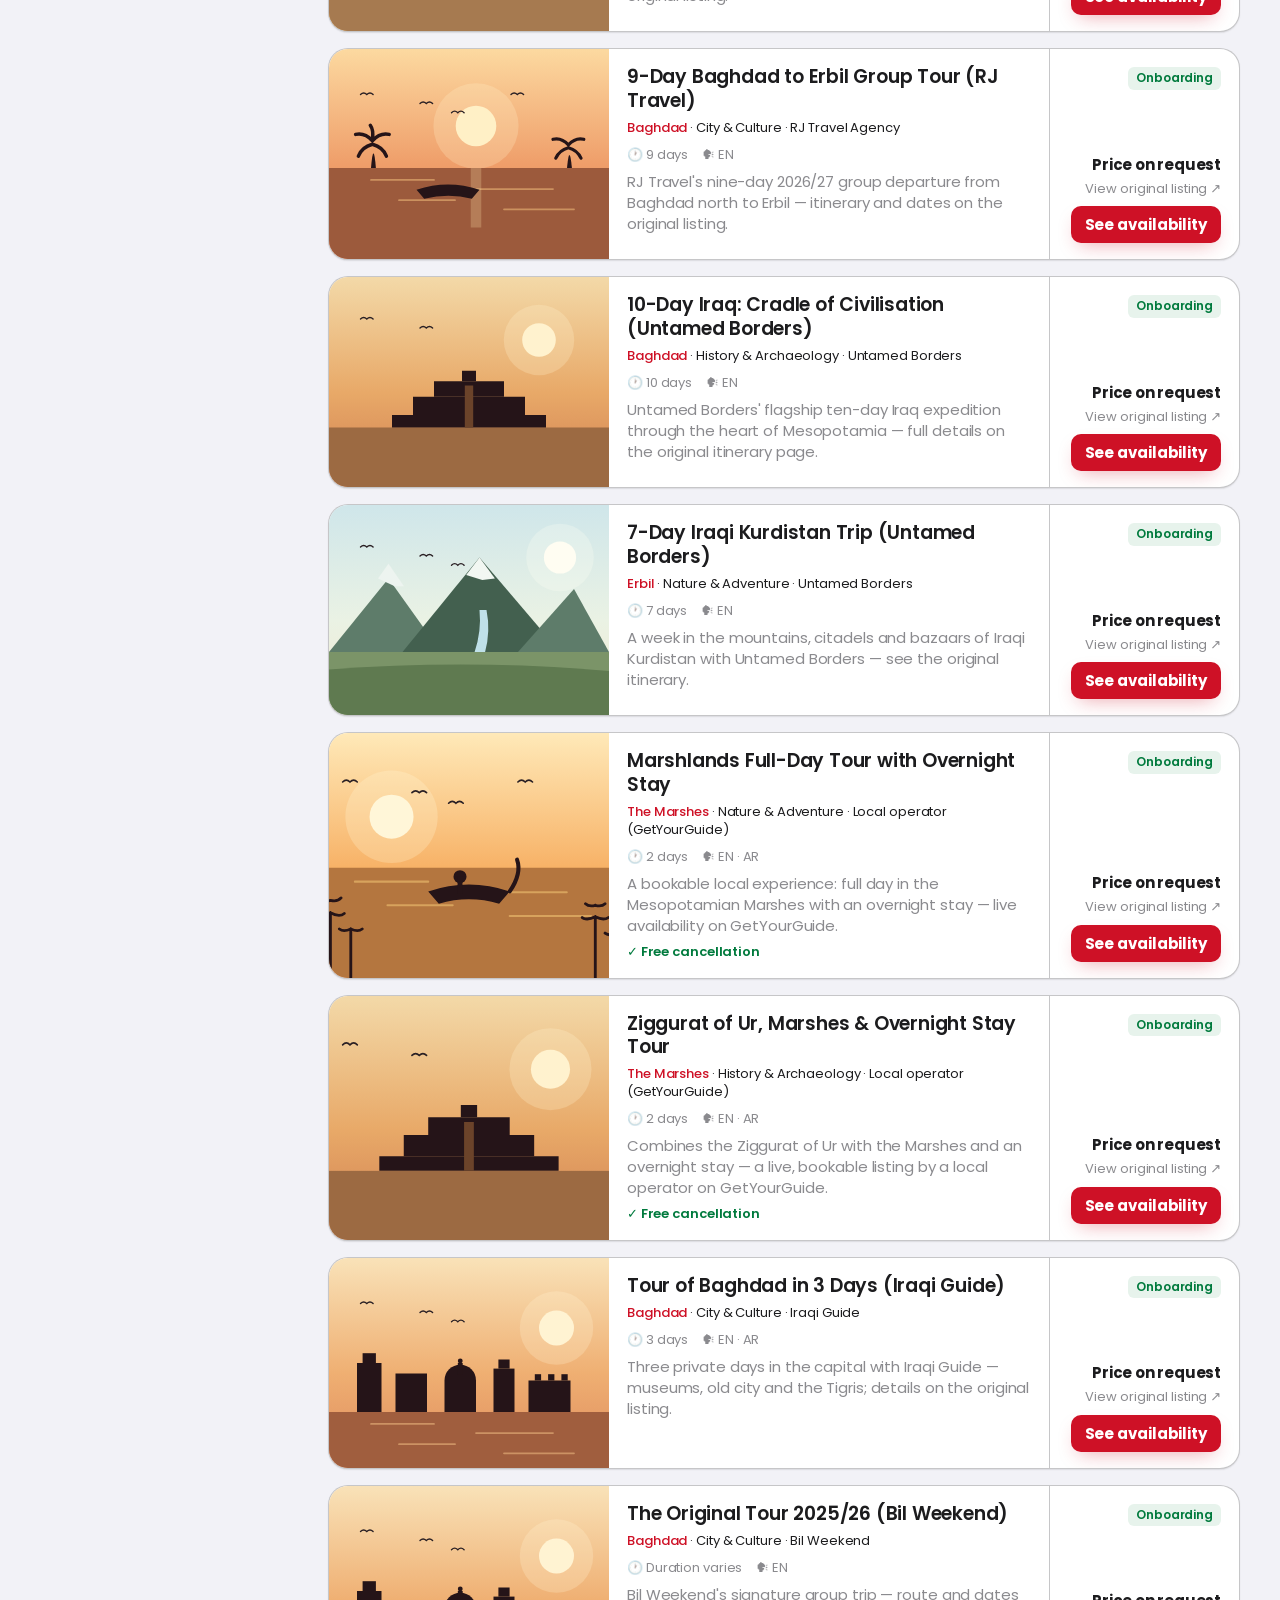
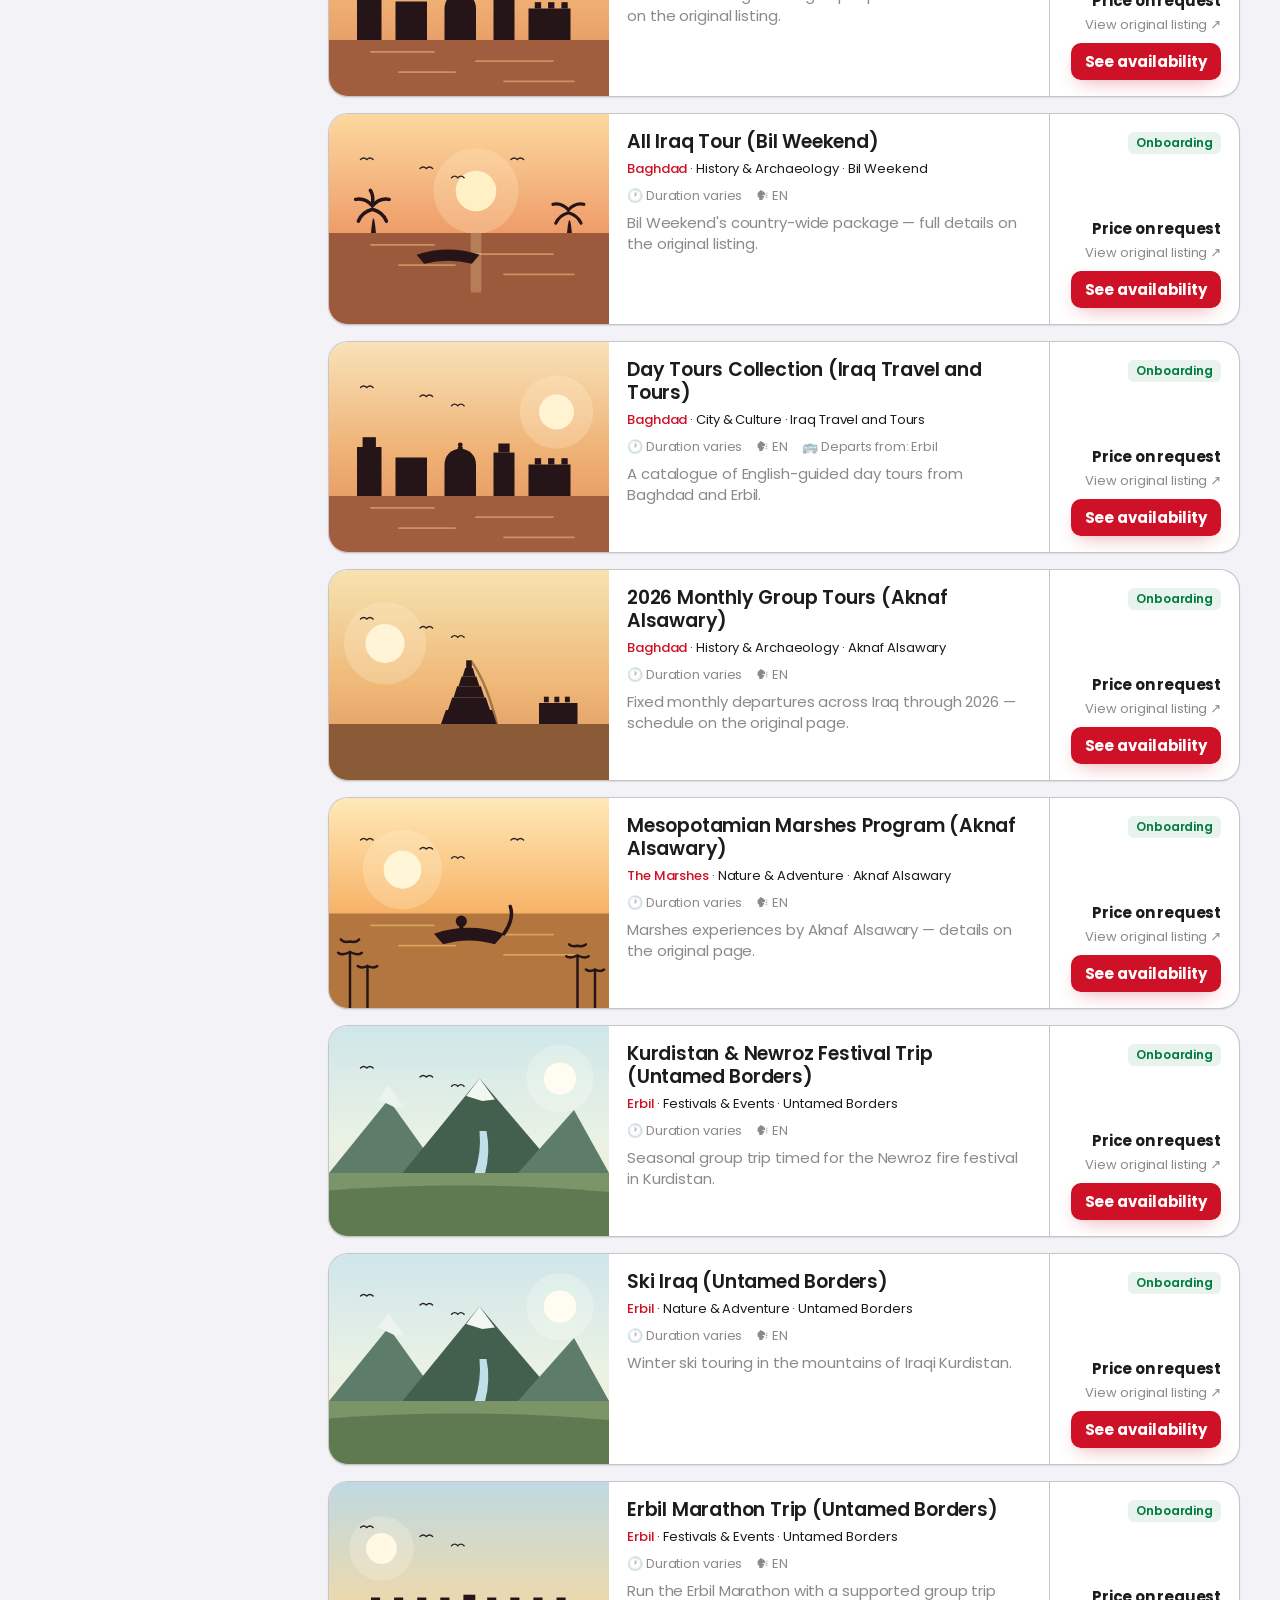
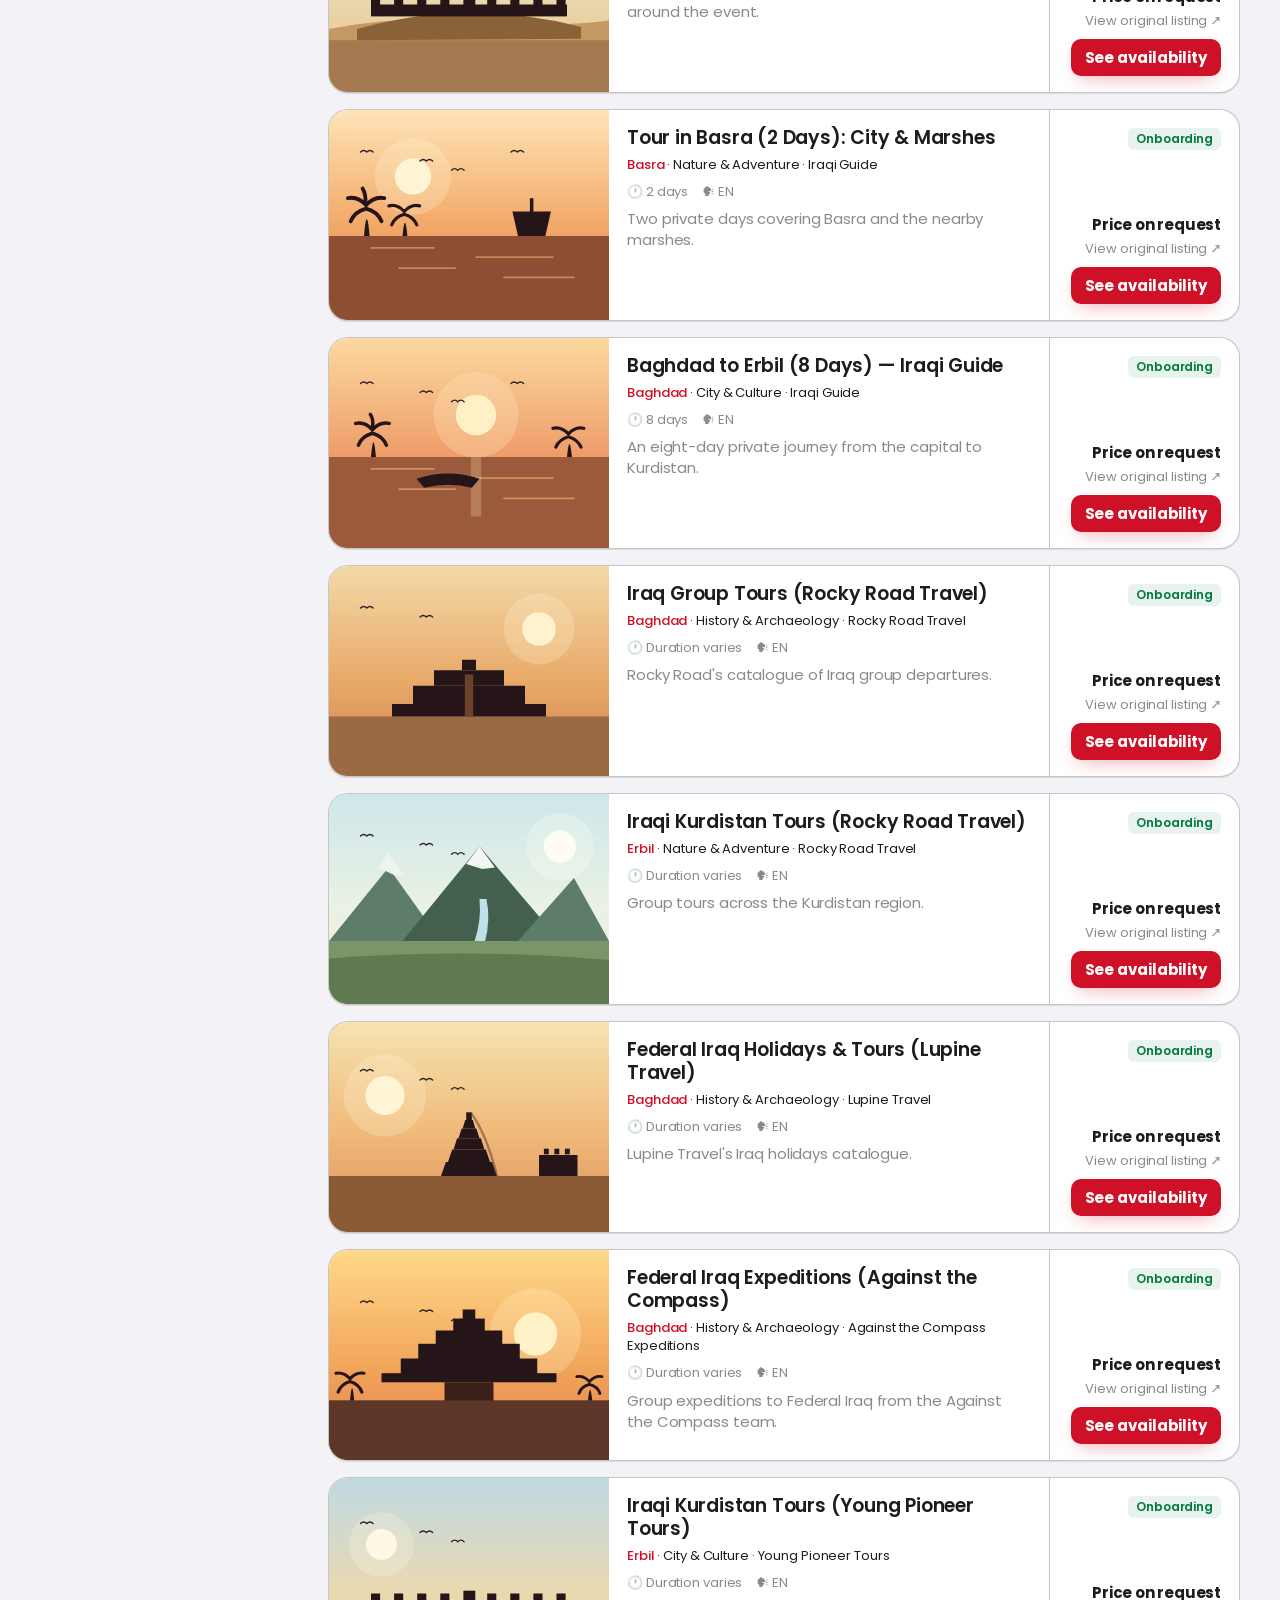
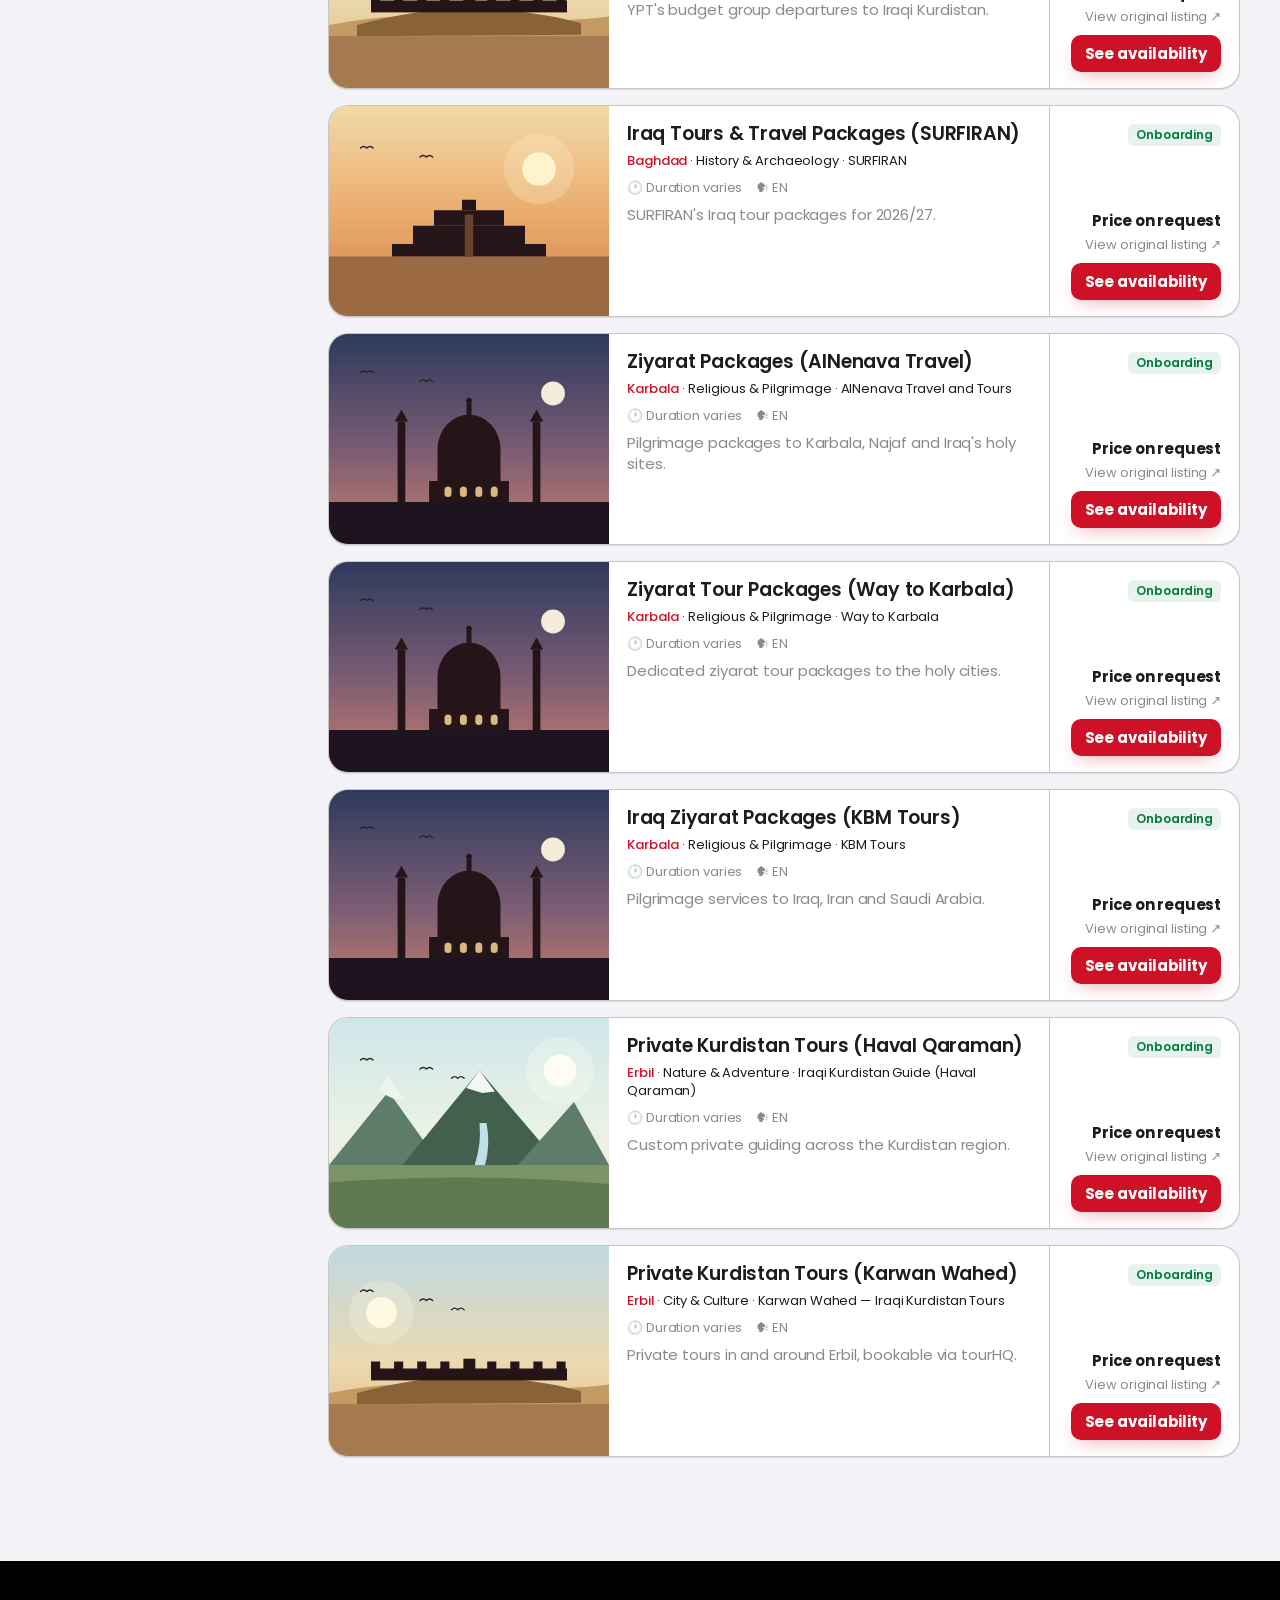
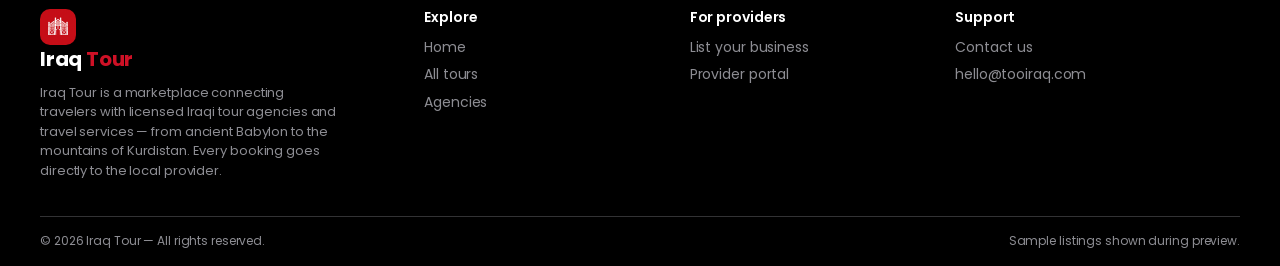
<file: tours.html>
<!DOCTYPE html>
<html lang="en" dir="ltr">
<head>
  <meta charset="UTF-8"/>
  <meta name="viewport" content="width=device-width, initial-scale=1.0"/>
  <title>All Tours — Iraq Tour</title>
  <meta name="description" content="Search and filter every tour on Iraq Tour — by destination, type, price, duration and rating. Book directly with licensed Iraqi agencies on WhatsApp."/>
  <link rel="icon" type="image/png" href="assets/logo-mark-256.png"/>
  <link rel="preconnect" href="https://fonts.googleapis.com"/>
  <link rel="preconnect" href="https://fonts.gstatic.com" crossorigin/>
  <link href="https://fonts.googleapis.com/css2?family=Poppins:wght@400;500;600;700&family=Noto+Naskh+Arabic:wght@400;500;700&display=swap" rel="stylesheet"/>
  <link rel="stylesheet" href="assets/rafidain.css"/>
</head>
<body>
  <header id="site-header" class="site-header"></header>

  <section class="section">
    <div class="container">
      <h1 class="t1 mb-4" data-i18n="resultsTitle"></h1>
      <div id="results-root"></div>
    </div>
  </section>

  <footer id="site-footer" class="site-footer"></footer>

  <script src="assets/config.js"></script>
  <script src="assets/img.js"></script>
  <script src="assets/data.js"></script>
  <script src="assets/app.js"></script>
  <script src="assets/backend.js"></script>
  <script>TooIraq.init({ page: "tours" });</script>
</body>
</html>
</file>
<file: assets/rafidain.css>
/* ============================================================
   TooIraq — Rafidain Design System v1.0 implementation
   Red primary #CE1126 · Green accent #007A3D · iOS-style neutrals
   Layout patterns: Booking.com (search box, results list, gallery)
   with Viator/Tripadvisor card & rating conventions.
   ============================================================ */

:root {
  /* Brand & accent — RED primary, GREEN accent */
  --color-primary:#CE1126; --color-primary-pressed:#AC0E20; --color-primary-tint:#FBE7E9;
  --color-accent:#007A3D;  --color-accent-pressed:#00632F;  --color-accent-tint:#E7F3EC;
  --color-rating:#FFB400;

  /* Labels */
  --label-primary:#1C1C1E; --label-secondary:rgba(60,60,67,.60);
  --label-tertiary:rgba(60,60,67,.30); --label-on-color:#FFFFFF;

  /* Surfaces */
  --bg-base:#FFFFFF; --bg-secondary:#F2F2F7; --bg-tertiary:#FFFFFF; --bg-elevated:#FFFFFF;

  /* Separators & fills */
  --separator:rgba(60,60,67,.29); --separator-opaque:#C6C6C8;
  --fill-primary:rgba(120,120,128,.20); --fill-secondary:rgba(120,120,128,.16);
  --fill-tertiary:rgba(118,118,128,.12);

  /* Materials */
  --material-regular:rgba(255,255,255,.82);

  /* Type */
  --font-latin:"Poppins","SF Pro Rounded",ui-rounded,-apple-system,BlinkMacSystemFont,system-ui,"Segoe UI",Roboto,sans-serif;
  --font-arabic:"SF Arabic","Geeza Pro","Baghdad",system-ui,"Noto Naskh Arabic","Noto Sans Arabic",sans-serif;

  /* Spacing */
  --space-3:8px; --space-4:12px; --space-5:16px; --space-6:20px; --space-7:24px;
  --space-8:32px; --space-9:40px; --space-10:48px; --space-11:64px; --space-12:80px;

  /* Radius */
  --radius-xs:6px; --radius-sm:10px; --radius-md:14px; --radius-lg:20px;
  --radius-xl:28px; --radius-pill:999px;

  /* Elevation */
  --shadow-1:0 1px 2px rgba(0,0,0,.06),0 1px 1px rgba(0,0,0,.04);
  --shadow-2:0 4px 12px rgba(0,0,0,.08);
  --shadow-3:0 12px 28px rgba(0,0,0,.12);
  --shadow-4:0 24px 48px rgba(0,0,0,.18);
  --shadow-primary:0 8px 20px -8px rgba(206,17,38,.40);

  /* Motion */
  --ease-standard:cubic-bezier(.25,.1,.25,1);
  --dur-fast:150ms; --dur-base:250ms;
}

* { box-sizing:border-box; margin:0; padding:0; }
html { scroll-behavior:smooth; }
body {
  font-family:var(--font-latin);
  font-size:17px; line-height:1.4; letter-spacing:-0.1px;
  color:var(--label-primary); background:var(--bg-secondary);
  -webkit-font-smoothing:antialiased;
}
html[lang="ar"] body { font-family:var(--font-arabic); letter-spacing:0; }
a { color:var(--color-primary); text-decoration:none; }
a:hover { color:var(--color-primary-pressed); }
img,svg { display:block; max-width:100%; }
button { font-family:inherit; }

.container { width:min(1200px,100% - 48px); margin:0 auto; }
@media (max-width:640px){ .container{ width:calc(100% - 32px);} }

h1,h2,h3,h4 { line-height:1.22; }
.t-large { font-size:34px; font-weight:700; letter-spacing:-0.4px; }
.t1 { font-size:28px; font-weight:700; letter-spacing:-0.3px; }
.t2 { font-size:22px; font-weight:700; letter-spacing:-0.2px; }
.t3 { font-size:20px; font-weight:600; letter-spacing:-0.2px; }
.headline { font-size:17px; font-weight:600; }
.subhead { font-size:15px; color:var(--label-secondary); }
.footnote { font-size:13px; color:var(--label-secondary); }
.cap1 { font-size:12px; font-weight:500; }
.eyebrow { font-size:11px; font-weight:600; letter-spacing:.3px; text-transform:uppercase; color:var(--color-primary); }
html[lang="ar"] .eyebrow { letter-spacing:0; }

/* ---------- Buttons ---------- */
.btn {
  display:inline-flex; align-items:center; justify-content:center; gap:8px;
  min-height:44px; padding:12px 20px; border:none; cursor:pointer;
  border-radius:var(--radius-md); font-size:17px; font-weight:700;
  transition:all var(--dur-fast) var(--ease-standard);
}
.btn:active { transform:scale(.98); }
.btn-primary { background:var(--color-primary); color:var(--label-on-color); box-shadow:var(--shadow-primary); }
.btn-primary:hover { background:var(--color-primary-pressed); color:var(--label-on-color); }
.btn-tint { background:var(--color-primary-tint); color:var(--color-primary); }
.btn-tint:hover { background:#F6D9DC; color:var(--color-primary-pressed); }
.btn-green { background:var(--color-accent); color:#fff; }
.btn-green:hover { background:var(--color-accent-pressed); color:#fff; }
.btn-green-tint { background:var(--color-accent-tint); color:var(--color-accent); }
.btn-outline { background:var(--bg-base); color:var(--label-primary); border:1px solid var(--separator-opaque); }
.btn-outline:hover { background:var(--fill-tertiary); }
.btn-sm { min-height:36px; padding:8px 14px; font-size:15px; border-radius:var(--radius-sm); }
.btn-block { width:100%; }
.btn-wa { background:#1FAF57; color:#fff; }
.btn-wa:hover { background:#178F46; color:#fff; }

/* ---------- Header (material bar) ---------- */
.site-header {
  position:sticky; top:0; z-index:60;
  background:var(--material-regular);
  backdrop-filter:blur(30px) saturate(180%);
  -webkit-backdrop-filter:blur(30px) saturate(180%);
  border-bottom:1px solid var(--separator);
}
.header-inner { display:flex; align-items:center; gap:20px; height:64px; }
.brand { display:flex; align-items:center; gap:10px; color:var(--label-primary); flex:none; }
.brand:hover { color:var(--label-primary); }
.brand-mark { width:36px; height:36px; border-radius:10px; object-fit:cover; display:block; }
.brand-name { font-size:20px; font-weight:700; letter-spacing:-0.2px; }
.brand-name b { color:var(--color-primary); font-weight:700; }
.main-nav { display:flex; gap:6px; margin-inline-start:8px; }
.main-nav a {
  color:var(--label-primary); font-size:15px; font-weight:500;
  padding:8px 14px; border-radius:var(--radius-pill);
}
.main-nav a:hover { background:var(--fill-tertiary); }
.main-nav a.active { color:var(--color-primary); background:var(--color-primary-tint); }
.header-actions { display:flex; align-items:center; gap:10px; margin-inline-start:auto; }
.lang-toggle {
  min-height:36px; padding:6px 14px; border-radius:var(--radius-pill);
  border:1px solid var(--separator-opaque); background:var(--bg-base);
  font-size:15px; font-weight:600; cursor:pointer; color:var(--label-primary);
}
.lang-toggle:hover { border-color:var(--color-primary); color:var(--color-primary); }

/* ---------- Hero + Booking-style search box ---------- */
.hero {
  background:linear-gradient(180deg,#FBE7E9 0%,#FFFFFF 100%);
  padding:56px 0 96px; position:relative;
}
.hero h1 { font-size:clamp(28px,4vw,40px); font-weight:700; letter-spacing:-0.4px; max-width:720px; }
.hero .lead { font-size:17px; color:var(--label-secondary); margin-top:10px; max-width:560px; }

.searchbox {
  margin-top:28px; background:var(--bg-base); border-radius:var(--radius-lg);
  box-shadow:var(--shadow-3); border:1px solid var(--separator);
  display:grid; grid-template-columns:1.4fr 1fr 1fr auto; gap:0; overflow:hidden;
}
.searchbox .seg { padding:12px 18px; border-inline-end:1px solid var(--separator); display:flex; flex-direction:column; gap:2px; justify-content:center; }
.searchbox .seg label { font-size:11px; font-weight:600; letter-spacing:.3px; text-transform:uppercase; color:var(--label-secondary); }
html[lang="ar"] .searchbox .seg label { letter-spacing:0; }
.searchbox .seg select,.searchbox .seg input {
  border:none; background:transparent; font-family:inherit; font-size:16px;
  color:var(--label-primary); outline:none; width:100%; min-height:28px;
}
.searchbox .go { padding:8px; display:flex; align-items:center; }
.searchbox .go .btn { height:100%; min-width:132px; border-radius:var(--radius-md); }
@media (max-width:860px){
  .searchbox { grid-template-columns:1fr; }
  .searchbox .seg { border-inline-end:none; border-bottom:1px solid var(--separator); }
}

/* ---------- Travel mode (local vs international traveler) ---------- */
.travel-mode { margin-top:22px; }
.mode-pills { display:flex; gap:10px; flex-wrap:wrap; }
.mode-pill {
  min-height:44px; padding:10px 18px; border-radius:var(--radius-pill);
  background:var(--bg-base); border:1.5px solid var(--separator-opaque);
  font-size:15px; font-weight:600; color:var(--label-primary); cursor:pointer;
  display:inline-flex; align-items:center; gap:8px;
  transition:all var(--dur-fast) var(--ease-standard);
}
.mode-pill:hover { border-color:var(--color-primary); }
.mode-pill.selected { background:var(--color-primary); border-color:var(--color-primary); color:#fff; }
/* second-level choice for local travelers: Explore Iraq / Travel abroad */
.mode-goals { margin-top:10px; }
.mode-pill.sub { min-height:38px; padding:8px 14px; font-size:14px; }
/* mobile replaces the pill rows with two symmetric dropdowns
   (Traveling from / Destination); desktop keeps the pills */
.mode-selects { display:none; }
@media (max-width:860px){
  .tm-pills { display:none; }
  .mode-selects { display:grid; grid-template-columns:1fr 1fr; gap:10px; }
  .mode-selects .mode-city { max-width:none; margin-top:0; }
  .mode-city-row { max-width:none; }
}
.mode-city {
  margin-top:12px; max-width:320px; background:var(--bg-base);
  border:1px solid var(--separator); border-radius:var(--radius-md);
  padding:10px 14px; box-shadow:var(--shadow-1);
  display:flex; flex-direction:column; gap:4px;
}
.mode-city label { font-size:11px; font-weight:600; letter-spacing:.3px; text-transform:uppercase; color:var(--label-secondary); }
html[lang="ar"] .mode-city label { letter-spacing:0; }
.mode-city select { border:none; background:transparent; font-family:inherit; font-size:16px; color:var(--label-primary); outline:none; width:100%; min-height:28px; }
@media (max-width:640px){ .mode-city{ max-width:none; } }

.chip-row { display:flex; gap:10px; margin-top:18px; flex-wrap:wrap; }
.chip {
  min-height:36px; padding:7px 16px; border-radius:var(--radius-pill);
  background:var(--bg-base); border:1px solid var(--separator-opaque);
  font-size:15px; font-weight:500; color:var(--label-primary); cursor:pointer;
  display:inline-flex; align-items:center; gap:7px;
}
.chip:hover { border-color:var(--color-primary); color:var(--color-primary); }
.chip.selected { background:var(--color-primary); border-color:var(--color-primary); color:#fff; }

/* ---------- Category browser ---------- */
.cat-grid { display:grid; grid-template-columns:repeat(3,1fr); gap:14px; }
@media (max-width:960px){ .cat-grid{ grid-template-columns:repeat(2,1fr);} }
@media (max-width:600px){ .cat-grid{ grid-template-columns:1fr;} }
.cat-card {
  display:flex; align-items:center; gap:14px; min-height:80px;
  background:var(--bg-tertiary); border:1px solid var(--separator);
  border-radius:var(--radius-lg); padding:16px 18px; box-shadow:var(--shadow-1);
  color:var(--label-primary);
  transition:transform var(--dur-fast) var(--ease-standard), box-shadow var(--dur-fast) var(--ease-standard), border-color var(--dur-fast) var(--ease-standard);
}
.cat-card:hover { transform:translateY(-2px); box-shadow:var(--shadow-2); border-color:#F0C2C8; color:var(--label-primary); }
.cat-ic {
  width:48px; height:48px; flex:none; border-radius:var(--radius-md);
  background:var(--color-primary-tint); display:flex; align-items:center; justify-content:center; font-size:22px;
}
.cat-name { display:block; font-weight:600; font-size:16px; }
.cat-count { display:block; font-size:13px; color:var(--label-secondary); }
.cat-arrow { margin-inline-start:auto; color:var(--label-tertiary); font-size:24px; font-weight:300; }
html[dir="rtl"] .cat-arrow { transform:scaleX(-1); }
.view-all-wrap { display:flex; justify-content:center; margin-top:28px; }
.btn-xl { min-height:56px; padding:16px 36px; font-size:19px; border-radius:var(--radius-lg); }

/* ---------- Sections ---------- */
.section { padding:40px 0; }
.section-head { display:flex; align-items:end; justify-content:space-between; gap:16px; margin-bottom:20px; flex-wrap:wrap; }
.section-head .sub { margin-top:4px; }
.link-all { font-size:15px; font-weight:600; }

/* ---------- Destination tiles (Booking "Trending") ---------- */
.dest-tiles { display:grid; grid-template-columns:repeat(2,1fr); gap:16px; }
.dest-tiles-sm { display:grid; grid-template-columns:repeat(4,1fr); gap:16px; margin-top:16px; }
.dest-tile { position:relative; border-radius:var(--radius-lg); overflow:hidden; display:block; box-shadow:var(--shadow-1); }
.dest-tile:hover { box-shadow:var(--shadow-2); }
.dest-tile img { width:100%; aspect-ratio:16/8; object-fit:cover; }
.dest-tiles-sm .dest-tile img { aspect-ratio:4/3; }
.dest-tile .scrim {
  position:absolute; inset:0; display:flex; align-items:end; padding:16px;
  background:linear-gradient(0deg,rgba(9,9,9,.62),rgba(9,9,9,0) 60%);
}
.dest-tile .name { color:#fff; font-size:20px; font-weight:700; }
.dest-tile .name small { display:block; font-size:13px; font-weight:500; opacity:.9; }
@media (max-width:860px){ .dest-tiles{grid-template-columns:1fr;} .dest-tiles-sm{grid-template-columns:repeat(2,1fr);} }

/* ---------- Tour cards (Viator-style, vertical) ---------- */
.card-grid { display:grid; grid-template-columns:repeat(3,1fr); gap:20px; }
@media (max-width:960px){ .card-grid{ grid-template-columns:repeat(2,1fr);} }
@media (max-width:640px){ .card-grid{ grid-template-columns:1fr;} }

.tcard {
  background:var(--bg-tertiary); border-radius:var(--radius-lg); overflow:hidden;
  box-shadow:var(--shadow-1); border:1px solid var(--separator);
  display:flex; flex-direction:column; position:relative;
  transition:transform var(--dur-base) var(--ease-standard),box-shadow var(--dur-base) var(--ease-standard);
}
.tcard:hover { transform:translateY(-4px); box-shadow:var(--shadow-2); }
.tcard .media { position:relative; }
.tcard .media img { width:100%; aspect-ratio:4/3; object-fit:cover; }
.tcard .body { padding:16px; display:flex; flex-direction:column; gap:8px; flex:1; }
.tcard .place { font-size:12px; font-weight:500; color:var(--label-secondary); text-transform:uppercase; letter-spacing:.3px; }
html[lang="ar"] .tcard .place { letter-spacing:0; }
.tcard h3 { font-size:17px; font-weight:600; }
.tcard h3 a { color:var(--label-primary); }
.tcard h3 a:hover { color:var(--color-primary); }
.tcard .meta { font-size:13px; color:var(--label-secondary); display:flex; gap:12px; flex-wrap:wrap; }
.tcard .foot { margin-top:auto; padding-top:10px; border-top:1px solid var(--separator); display:flex; align-items:end; justify-content:space-between; gap:8px; }
.price { font-size:12px; color:var(--label-secondary); }
.price b { display:block; font-size:20px; font-weight:700; color:var(--label-primary); letter-spacing:-0.2px; }
.price small { font-weight:400; font-size:12px; color:var(--label-secondary); }

/* Ratings (Tripadvisor/Viator convention: yellow stars only) */
.stars { color:var(--color-rating); font-size:14px; letter-spacing:1px; }
.rating-row { display:flex; align-items:center; gap:6px; font-size:13px; }
.rating-row b { font-weight:600; color:var(--label-primary); }
.rating-row span { color:var(--label-secondary); }

/* Badges */
.badge { display:inline-flex; align-items:center; gap:5px; border-radius:var(--radius-xs); padding:3px 8px; font-size:12px; font-weight:600; }
.badge-hot { background:var(--color-primary); color:#fff; position:absolute; top:12px; inset-inline-start:12px; box-shadow:var(--shadow-1); }
.badge-save { background:var(--color-accent-tint); color:var(--color-accent); }
.badge-verified { background:var(--color-accent-tint); color:var(--color-accent); border-radius:var(--radius-pill); padding:3px 10px; }
.freecancel { color:var(--color-accent); font-size:13px; font-weight:600; display:inline-flex; gap:5px; align-items:center; }

/* ---------- Trust row ---------- */
.trust-row { display:grid; grid-template-columns:repeat(4,1fr); gap:16px; }
.trust {
  background:var(--bg-tertiary); border:1px solid var(--separator); border-radius:var(--radius-lg);
  padding:18px; display:flex; gap:12px; align-items:start; box-shadow:var(--shadow-1);
}
.trust .ic {
  width:40px; height:40px; flex:none; border-radius:var(--radius-sm);
  background:var(--color-accent-tint); color:var(--color-accent);
  display:flex; align-items:center; justify-content:center; font-size:18px;
}
.trust h4 { font-size:15px; font-weight:600; }
.trust p { font-size:13px; color:var(--label-secondary); margin-top:2px; }
@media (max-width:960px){ .trust-row{ grid-template-columns:repeat(2,1fr);} }
@media (max-width:640px){ .trust-row{ grid-template-columns:1fr;} }

/* ---------- Results page (Booking.com layout: sidebar + list) ---------- */
.results-layout { display:grid; grid-template-columns:264px 1fr; gap:24px; align-items:start; }
@media (max-width:960px){ .results-layout{ grid-template-columns:1fr; } }

.filters { background:var(--bg-tertiary); border:1px solid var(--separator); border-radius:var(--radius-md); overflow:hidden; position:sticky; top:80px; }
.filters .f-head { padding:14px 16px; border-bottom:1px solid var(--separator); font-weight:600; font-size:15px; display:flex; justify-content:space-between; align-items:center; }
.filters .f-clear { font-size:13px; font-weight:600; color:var(--color-primary); cursor:pointer; background:none; border:none; }
.f-group { padding:14px 16px; border-bottom:1px solid var(--separator); }
.f-group:last-child { border-bottom:none; }
.f-group h5 { font-size:12px; font-weight:600; letter-spacing:.3px; text-transform:uppercase; color:var(--label-secondary); margin-bottom:10px; }
html[lang="ar"] .f-group h5 { letter-spacing:0; }
.f-check { display:flex; align-items:center; gap:9px; min-height:32px; font-size:15px; cursor:pointer; }
.f-check input { width:18px; height:18px; accent-color:var(--color-primary); }
.f-check .cnt { margin-inline-start:auto; font-size:12px; color:var(--label-tertiary); }
.f-group input[type="range"] { width:100%; accent-color:var(--color-primary); }
.f-price-val { font-size:13px; color:var(--label-secondary); margin-top:4px; }

.results-bar { display:flex; align-items:center; justify-content:space-between; gap:12px; margin-bottom:14px; flex-wrap:wrap; }
.results-bar .count { font-size:15px; font-weight:600; }
.sort { display:flex; align-items:center; gap:8px; font-size:14px; color:var(--label-secondary); }
.sort select {
  font-family:inherit; font-size:14px; font-weight:500; color:var(--label-primary);
  border:1px solid var(--separator-opaque); background:var(--bg-base);
  border-radius:var(--radius-pill); padding:7px 12px; outline:none; cursor:pointer;
}

/* Horizontal result card (Booking signature) */
.rcard {
  background:var(--bg-tertiary); border:1px solid var(--separator); border-radius:var(--radius-lg);
  box-shadow:var(--shadow-1); overflow:hidden; margin-bottom:16px;
  display:grid; grid-template-columns:280px 1fr auto;
  transition:box-shadow var(--dur-base) var(--ease-standard);
}
.rcard:hover { box-shadow:var(--shadow-2); }
.rcard .media { position:relative; }
.rcard .media img { width:100%; height:100%; min-height:210px; object-fit:cover; }
.rcard .mid { padding:16px 18px; display:flex; flex-direction:column; gap:7px; }
.rcard h3 { font-size:19px; font-weight:600; letter-spacing:-0.2px; }
.rcard h3 a { color:var(--label-primary); }
.rcard h3 a:hover { color:var(--color-primary); }
.rcard .loc { font-size:13px; }
.rcard .loc a { font-weight:500; }
.rcard .feats { display:flex; flex-wrap:wrap; gap:6px 14px; font-size:13px; color:var(--label-secondary); margin-top:2px; }
.rcard .inc { font-size:13px; color:var(--color-accent); font-weight:500; display:flex; gap:6px; flex-wrap:wrap; }
.rcard .side {
  padding:16px 18px; border-inline-start:1px solid var(--separator);
  display:flex; flex-direction:column; align-items:end; justify-content:space-between; gap:10px; min-width:190px; text-align:end;
}
.rcard .side .rating-row { justify-content:flex-end; }
@media (max-width:860px){
  .rcard { grid-template-columns:1fr; }
  .rcard .media img { min-height:0; aspect-ratio:16/8; }
  .rcard .side { border-inline-start:none; border-top:1px solid var(--separator); align-items:start; text-align:start; }
}

/* ---------- Tour detail (Booking property page) ---------- */
.detail-top { padding:24px 0 8px; }
.crumbs { font-size:13px; color:var(--label-secondary); margin-bottom:10px; }
.detail-title-row { display:flex; align-items:start; justify-content:space-between; gap:16px; flex-wrap:wrap; }
.detail-title-row h1 { font-size:clamp(22px,3vw,30px); font-weight:700; letter-spacing:-0.3px; max-width:760px; }
.detail-sub { display:flex; align-items:center; gap:14px; margin-top:8px; flex-wrap:wrap; font-size:14px; color:var(--label-secondary); }

.gallery { display:grid; grid-template-columns:2fr 1fr 1fr; grid-template-rows:1fr 1fr; gap:10px; margin-top:16px; border-radius:var(--radius-lg); overflow:hidden; }
.gallery img { width:100%; height:100%; object-fit:cover; }
.gallery .g-main { grid-row:1/3; }
.gallery .g-main img { aspect-ratio:4/3; }
.gallery img { aspect-ratio:4/2.9; }
@media (max-width:860px){ .gallery{ grid-template-columns:1fr 1fr; } .gallery .g-main{ grid-column:1/3; grid-row:auto; } }

.detail-layout { display:grid; grid-template-columns:1.65fr 1fr; gap:24px; align-items:start; padding:24px 0 64px; }
@media (max-width:960px){ .detail-layout{ grid-template-columns:1fr; } }
.detail-main { display:flex; flex-direction:column; gap:18px; }

.panel { background:var(--bg-tertiary); border:1px solid var(--separator); border-radius:var(--radius-lg); padding:20px; box-shadow:var(--shadow-1); }
.panel h2 { font-size:20px; font-weight:600; letter-spacing:-0.2px; margin-bottom:12px; }
.panel p { color:var(--label-secondary); font-size:16px; line-height:1.5; }

.inc-grid { display:grid; grid-template-columns:1fr 1fr; gap:10px; }
@media (max-width:640px){ .inc-grid{ grid-template-columns:1fr; } }
.inc-item { display:flex; gap:9px; align-items:start; font-size:15px; }
.inc-item .tick { color:var(--color-accent); font-weight:700; flex:none; }

.itin { list-style:none; display:flex; flex-direction:column; }
.itin li { display:flex; gap:14px; padding:10px 0; }
.itin .dot { width:28px; height:28px; flex:none; border-radius:50%; background:var(--color-primary-tint); color:var(--color-primary); font-size:13px; font-weight:600; display:flex; align-items:center; justify-content:center; }
.itin .tx b { display:block; font-size:15px; font-weight:600; }
.itin .tx span { font-size:14px; color:var(--label-secondary); }

.review { border-top:1px solid var(--separator); padding:14px 0; }
.review:first-of-type { border-top:none; padding-top:0; }
.review .who { display:flex; align-items:center; gap:10px; margin-bottom:6px; }
.review .av { width:36px; height:36px; border-radius:50%; background:var(--fill-secondary); display:flex; align-items:center; justify-content:center; font-weight:600; font-size:14px; }
.review .who b { font-size:15px; }
.review .who span { font-size:12px; color:var(--label-tertiary); }
.review p { font-size:15px; color:var(--label-secondary); }

/* Booking box */
.bookbox { position:sticky; top:84px; display:flex; flex-direction:column; gap:12px; }
.bookbox .from { font-size:13px; color:var(--label-secondary); }
.bookbox .amount { font-size:30px; font-weight:700; letter-spacing:-0.3px; }
.bookbox .amount small { font-size:14px; font-weight:400; color:var(--label-secondary); }
.bookbox .field { display:flex; flex-direction:column; gap:4px; }
.bookbox label { font-size:11px; font-weight:600; letter-spacing:.3px; text-transform:uppercase; color:var(--label-secondary); }
html[lang="ar"] .bookbox label { letter-spacing:0; }
.bookbox input,.bookbox select {
  min-height:44px; border:1px solid var(--separator-opaque); border-radius:var(--radius-md);
  background:var(--bg-base); font-family:inherit; font-size:16px; padding:10px 12px; color:var(--label-primary);
}
.bookbox input:focus,.bookbox select:focus { outline:2px solid var(--color-primary); outline-offset:2px; border-color:var(--color-primary); }
.bb-agency { display:flex; gap:10px; align-items:center; border:1px dashed var(--separator-opaque); border-radius:var(--radius-md); padding:10px 12px; }
.bb-agency .alogo { width:42px; height:42px; border-radius:var(--radius-sm); color:#fff; font-weight:700; display:flex; align-items:center; justify-content:center; }
.bb-note { font-size:12px; color:var(--label-secondary); }

/* ---------- Provider portal ---------- */
.portal-shell { display:grid; grid-template-columns:230px 1fr; gap:24px; align-items:start; padding:32px 0 64px; }
@media (max-width:860px){ .portal-shell{ grid-template-columns:1fr; } }
.portal-nav { background:var(--bg-tertiary); border:1px solid var(--separator); border-radius:var(--radius-md); overflow:hidden; }
.portal-nav a { display:flex; align-items:center; gap:10px; min-height:44px; padding:10px 14px; color:var(--label-primary); font-size:15px; font-weight:500; border-bottom:1px solid var(--separator); }
.portal-nav a:last-child { border-bottom:none; }
.portal-nav a.active { background:var(--color-primary-tint); color:var(--color-primary); font-weight:600; }
.stat-row { display:grid; grid-template-columns:repeat(3,1fr); gap:14px; margin-bottom:18px; }
@media (max-width:640px){ .stat-row{ grid-template-columns:1fr; } }
.stat { background:var(--bg-tertiary); border:1px solid var(--separator); border-radius:var(--radius-md); padding:14px 16px; box-shadow:var(--shadow-1); }
.stat .v { font-size:24px; font-weight:700; letter-spacing:-0.3px; }
.stat .l { font-size:13px; color:var(--label-secondary); }
.ptour { display:flex; align-items:center; gap:12px; padding:12px 0; border-top:1px solid var(--separator); }
.ptour:first-of-type { border-top:none; }
.ptour img { width:72px; height:54px; object-fit:cover; border-radius:var(--radius-sm); }
.ptour .tx { flex:1; min-width:0; }
.ptour .tx b { font-size:15px; display:block; }
.ptour .tx span { font-size:13px; color:var(--label-secondary); }
.pill-status { border-radius:var(--radius-pill); padding:3px 10px; font-size:12px; font-weight:600; }
.pill-live { background:var(--color-accent-tint); color:var(--color-accent); }
.pill-pending { background:var(--fill-secondary); color:var(--label-secondary); }

/* Forms (portal + public) */
.form-grid { display:grid; gap:14px; }
.form-row { display:grid; grid-template-columns:1fr 1fr; gap:14px; }
@media (max-width:640px){ .form-row{ grid-template-columns:1fr; } }
.form-grid label { font-size:11px; font-weight:600; letter-spacing:.3px; text-transform:uppercase; color:var(--label-secondary); display:block; margin-bottom:5px; }
html[lang="ar"] .form-grid label { letter-spacing:0; }
.form-grid input,.form-grid select,.form-grid textarea {
  width:100%; min-height:44px; border:1px solid var(--separator-opaque); border-radius:var(--radius-md);
  background:var(--bg-base); font-family:inherit; font-size:16px; padding:10px 13px; color:var(--label-primary);
}
.form-grid textarea { min-height:96px; resize:vertical; }
.form-grid input:focus,.form-grid select:focus,.form-grid textarea:focus { outline:2px solid var(--color-primary); outline-offset:2px; border-color:var(--color-primary); }
.form-note { font-size:13px; color:var(--label-secondary); }
.pe-city-checks {
  display:flex; flex-wrap:wrap; gap:2px 20px; padding:12px 14px;
  background:var(--bg-base); border:1px solid var(--separator-opaque); border-radius:var(--radius-md);
}
.pe-city-checks .f-check { min-height:36px; font-size:14px; }

/* ---------- WYSIWYG tour editor (provider portal) ---------- */
.ed-bar {
  position:sticky; top:74px; z-index:40; background:var(--bg-tertiary);
  border:1px solid var(--separator); border-radius:var(--radius-md);
  padding:8px 10px; box-shadow:var(--shadow-2); margin:12px 0;
}
.ed-chips { display:flex; gap:6px; flex-wrap:wrap; }
.ed-chip {
  min-height:32px; padding:5px 12px; border-radius:var(--radius-pill);
  background:var(--bg-base); border:1px solid var(--separator-opaque);
  font-size:13px; font-weight:600; color:var(--label-primary); cursor:pointer;
  display:inline-flex; align-items:center; gap:5px; font-family:inherit;
}
.ed-chip.on, .ed-chip.open { background:var(--color-primary); border-color:var(--color-primary); color:#fff; }
.ed-panel { border-top:1px solid var(--separator); margin-top:8px; padding-top:10px; }
.ed-panel label { font-size:11px; font-weight:600; letter-spacing:.3px; text-transform:uppercase; color:var(--label-secondary); display:block; margin:8px 0 4px; }
html[lang="ar"] .ed-panel label { letter-spacing:0; }
.ed-panel select, .ed-panel input, .ed-panel textarea {
  width:100%; min-height:40px; border:1px solid var(--separator-opaque); border-radius:var(--radius-sm);
  padding:8px 11px; font-family:inherit; font-size:15px; background:var(--bg-base); color:var(--label-primary);
}
.ed-panel textarea { min-height:80px; resize:vertical; }
.chip-multi { display:flex; flex-wrap:wrap; gap:6px; }
.chip-multi .pf-chip {
  min-height:32px; padding:5px 12px; border-radius:var(--radius-pill);
  border:1px solid var(--separator-opaque); background:var(--bg-base);
  font-size:13px; font-weight:500; cursor:pointer; font-family:inherit; color:var(--label-primary);
}
.chip-multi .pf-chip.on { background:var(--color-primary); border-color:var(--color-primary); color:#fff; font-weight:600; }
[contenteditable="true"] { outline:1.5px dashed rgba(206,17,38,.45); outline-offset:3px; border-radius:4px; min-width:40px; }
[contenteditable="true"]:focus { outline:2px solid var(--color-primary); background:rgba(206,17,38,.04); }
.ed-x {
  background:none; border:none; color:var(--label-tertiary); cursor:pointer;
  font-size:14px; padding:2px 6px; line-height:1;
}
.ed-x:hover { color:var(--color-primary); }
.ed-add {
  background:var(--color-primary-tint); border:1px dashed var(--color-primary); color:var(--color-primary);
  border-radius:var(--radius-sm); padding:8px 14px; font-size:13px; font-weight:600;
  cursor:pointer; font-family:inherit; margin-top:10px;
}
.ed-savebar {
  position:fixed; bottom:0; left:0; right:0; z-index:70;
  background:rgba(255,255,255,.92); -webkit-backdrop-filter:blur(14px); backdrop-filter:blur(14px);
  border-top:1px solid var(--separator);
  padding:10px 16px calc(10px + env(safe-area-inset-bottom));
  display:flex; gap:10px; align-items:center;
}
.ed-savebar .btn { flex:1; min-height:48px; }
body.has-edbar { padding-bottom:84px; }
.ed-newdest { border-top:1px dashed var(--separator-opaque); margin-top:10px; padding-top:6px; }

/* in-place editor controls */
.ed-mini {
  border:1px solid var(--separator-opaque); border-radius:8px; background:var(--bg-base);
  font-family:inherit; font-size:14px; font-weight:600; color:var(--label-primary);
  padding:4px 6px; min-height:32px; text-align:center;
}
.ed-mini:focus { outline:2px solid var(--color-primary); border-color:var(--color-primary); }
.ed-mini-sel {
  border:1px solid var(--separator-opaque); border-radius:8px; background:var(--bg-base);
  font-family:inherit; font-size:13px; font-weight:600; color:var(--label-primary);
  padding:4px 6px; min-height:32px; max-width:180px;
}
.ed-price { width:86px; font-size:22px; font-weight:700; min-height:40px; }
.ed-urlrow { display:flex; gap:8px; margin-top:8px; align-items:center; flex-wrap:wrap; }
.ed-urlrow input {
  flex:1; min-width:160px; min-height:40px; border:1px solid var(--separator-opaque);
  border-radius:var(--radius-sm); padding:8px 11px; font-family:inherit; font-size:14px;
  background:var(--bg-base); color:var(--label-primary);
}
.g-tile { position:relative; cursor:pointer; }
.g-tile .g-badge {
  position:absolute; top:6px; inset-inline-start:6px; background:rgba(0,0,0,.55); color:#fff;
  font-size:11px; font-weight:700; border-radius:6px; padding:2px 7px;
}
.g-tile.g-sel { outline:3px solid var(--color-primary); outline-offset:2px; border-radius:var(--radius-sm); }
.g-addtile {
  display:flex; align-items:center; justify-content:center;
  border:2px dashed var(--separator-opaque); border-radius:var(--radius-sm);
  color:var(--color-primary); font-weight:600; font-size:13px; min-height:70px;
  background:var(--bg-tertiary);
}
.itin-img { display:block; margin-top:8px; max-width:280px; width:100%; border-radius:var(--radius-sm); }
.tick.cross { color:#8E1020; }
/* on-image gallery controls */
.g-tools { position:absolute; top:6px; inset-inline-end:6px; display:flex; gap:5px; }
.ed-gbtn {
  width:30px; height:30px; border:none; border-radius:8px; cursor:pointer;
  background:rgba(255,255,255,.92); color:var(--label-primary); font-size:14px; font-weight:700;
  display:flex; align-items:center; justify-content:center; box-shadow:var(--shadow-1);
}
.ed-gbtn:active { background:var(--color-primary); color:#fff; }
/* two-line language chips: CODE over native name */
.lang-chip { display:inline-flex; flex-direction:column; align-items:center; gap:0; line-height:1.15; padding:6px 12px; }
.lang-chip small { font-size:10px; font-weight:400; opacity:.75; }
/* clear add-destination button: beveled box with red plus */
.ed-plus {
  width:36px; height:36px; border:1.5px solid var(--separator-opaque); border-radius:9px;
  background:var(--bg-base); color:var(--color-primary); font-size:20px; font-weight:700;
  display:inline-flex; align-items:center; justify-content:center; cursor:pointer;
  box-shadow:var(--shadow-1); font-family:inherit; vertical-align:middle;
}
.ed-plus:active { background:var(--color-primary); color:#fff; }
/* labeled editor facts (each start-of-page option described) */
.ed-facts { display:flex; flex-wrap:wrap; gap:10px 14px; margin-top:10px; }
.ed-fact {
  background:var(--bg-tertiary); border:1px solid var(--separator);
  border-radius:var(--radius-md); padding:8px 12px; box-shadow:var(--shadow-1);
}
.ed-fact label {
  display:block; font-size:10px; font-weight:600; letter-spacing:.4px;
  text-transform:uppercase; color:var(--label-secondary); margin-bottom:5px;
}
html[lang="ar"] .ed-fact label { letter-spacing:0; }
.ed-fact-c { display:flex; align-items:center; gap:6px; }

/* image action card — appears directly under the tapped photo */
.g-actions {
  grid-column:1 / -1; background:var(--color-primary-tint);
  border:1.5px solid var(--color-primary); border-radius:var(--radius-md);
  padding:12px 14px;
}
.g-actions-head { font-size:13px; font-weight:600; color:#8E1020; margin-bottom:10px; }
.g-actions-btns { display:flex; flex-wrap:wrap; gap:8px; }
.g-actions .ed-urlrow { margin-top:10px; }
.g-actions .ed-urlrow input { background:#fff; }

/* whole provider box on tour page is a link */
.bb-agency-link { display:flex; text-decoration:none; color:inherit; border-radius:var(--radius-md); transition:background var(--dur-fast) var(--ease-standard); padding:6px; margin:-6px; }
.bb-agency-link:active, .bb-agency-link:hover { background:var(--bg-canvas); }

.notice-proto {
  background:var(--color-primary-tint); border:1px solid #F0C2C8; color:#8E1020;
  border-radius:var(--radius-md); padding:10px 14px; font-size:13px; font-weight:500; margin-bottom:18px;
}
.notice-sample { background:var(--color-accent-tint); border:1px solid #BFE0CD; color:#0A5B31; border-radius:var(--radius-md); padding:10px 14px; font-size:13px; margin-top:18px; }

/* ---------- CTA band + footer ---------- */
.cta-band {
  background:linear-gradient(120deg,#CE1126,#E23A4C);
  border-radius:var(--radius-xl); color:#fff; padding:36px 36px;
  display:flex; align-items:center; justify-content:space-between; gap:22px; flex-wrap:wrap;
  box-shadow:var(--shadow-2);
}
.cta-band h2 { font-size:clamp(20px,2.6vw,26px); font-weight:700; }
.cta-band p { opacity:.92; font-size:15px; max-width:520px; margin-top:6px; }
.cta-band .btn { background:#fff; color:var(--color-primary); }

.site-footer { background:#000; color:rgba(235,235,245,.60); margin-top:48px; }
.footer-inner { display:grid; grid-template-columns:1.5fr 1fr 1fr 1.2fr; gap:28px; padding:48px 0 36px; }
@media (max-width:860px){ .footer-inner{ grid-template-columns:1fr 1fr; } }
@media (max-width:560px){ .footer-inner{ grid-template-columns:1fr; } }
.site-footer h4 { color:#fff; font-size:14px; font-weight:600; margin-bottom:12px; }
.site-footer a { color:rgba(235,235,245,.60); display:block; font-size:14px; margin-bottom:8px; }
.site-footer a:hover { color:#fff; }
.footer-about { font-size:13px; margin-top:10px; max-width:300px; line-height:1.5; }
.footer-bottom { border-top:1px solid rgba(84,84,88,.6); padding:16px 0; font-size:12px; display:flex; justify-content:space-between; gap:10px; flex-wrap:wrap; }

/* ---------- Utilities ---------- */
.mt-2{margin-top:8px} .mt-4{margin-top:16px} .mt-6{margin-top:24px} .mb-4{margin-bottom:16px}
.hide { display:none !important; }
.center { text-align:center; }
.auth-card { max-width:420px; margin:48px auto; }

/* ============================================================
   Mobile layer — hamburger nav, filter drawer, booking bar
   ============================================================ */

/* Hamburger (hidden on desktop) */
.nav-burger {
  display:none; flex-direction:column; justify-content:center; align-items:center; gap:5px;
  width:44px; height:44px; border:1px solid var(--separator-opaque); border-radius:var(--radius-sm);
  background:var(--bg-base); cursor:pointer; flex:none;
}
.nav-burger span { display:block; width:18px; height:2px; border-radius:2px; background:var(--label-primary); transition:transform var(--dur-fast) var(--ease-standard), opacity var(--dur-fast); }
.nav-burger[aria-expanded="true"] span:nth-child(1){ transform:translateY(7px) rotate(45deg); }
.nav-burger[aria-expanded="true"] span:nth-child(2){ opacity:0; }
.nav-burger[aria-expanded="true"] span:nth-child(3){ transform:translateY(-7px) rotate(-45deg); }

/* Mobile menu sheet (hidden on desktop) */
.mobile-menu { display:none; border-top:1px solid var(--separator); background:var(--bg-base); }
.mobile-menu a {
  display:flex; align-items:center; gap:10px; min-height:50px; padding:12px 24px;
  font-size:17px; font-weight:500; color:var(--label-primary); border-bottom:1px solid var(--separator);
}
.mobile-menu a.active { color:var(--color-primary); background:var(--color-primary-tint); }
.mobile-menu a:last-child { border-bottom:none; }
.mobile-menu .mm-cta { color:var(--color-primary); font-weight:600; }

/* Filters toggle button (hidden on desktop) */
.f-toggle { display:none; }

/* Mobile booking bar (hidden on desktop) */
.bb-mobilebar { display:none; }

@media (max-width:860px){
  .main-nav { display:none; }
  .header-actions a.btn { display:none; }   /* provider login + list business move into the menu */
  .nav-burger { display:flex; }
  .mobile-menu.open { display:block; }
  .header-inner { gap:12px; height:60px; }
  .hero { padding:36px 0 56px; }
  .chip-row { display:none; }   /* duplicates "Browse by category" below; kept on desktop only */
  .section { padding:28px 0; }
  .cta-band { padding:26px 22px; }
  .searchbox .go .btn { width:100%; min-height:50px; }
  .panel { padding:16px; }
  .detail-layout { padding-bottom:24px; }
}

/* Filter sheet chrome (mobile only) */
.f-close { display:none; background:none; border:none; font-size:20px; line-height:1; cursor:pointer; color:var(--label-primary); padding:4px 8px; }
.f-apply { display:none; }

@media (max-width:960px){
  /* Results page: filters become a full-screen sheet */
  .f-toggle { display:inline-flex; }
  .filters { display:none; }
  .filters.open {
    display:flex; flex-direction:column; position:fixed; inset:0; z-index:80;
    border-radius:0; border:none; margin:0; overflow:auto; background:var(--bg-tertiary);
  }
  .filters.open .f-head { position:sticky; top:0; background:var(--bg-tertiary); z-index:1; }
  .filters.open .f-close { display:block; }
  .filters.open .f-apply {
    display:block; position:sticky; bottom:0; margin-top:auto;
    padding:12px 16px calc(12px + env(safe-area-inset-bottom));
    background:var(--bg-tertiary); border-top:1px solid var(--separator);
  }

  /* Tour detail: fixed bottom bar with price + jump-to-booking */
  .bb-mobilebar {
    display:flex; position:fixed; inset-inline:0; bottom:0; z-index:70;
    align-items:center; justify-content:space-between; gap:14px;
    padding:10px 16px calc(10px + env(safe-area-inset-bottom));
    background:var(--material-regular);
    backdrop-filter:blur(30px) saturate(180%); -webkit-backdrop-filter:blur(30px) saturate(180%);
    border-top:1px solid var(--separator);
  }
  .bb-mobilebar .price b { font-size:19px; }
  .bb-mobilebar .btn { min-width:150px; }
  body.has-bbbar { padding-bottom:84px; }
}

@media (prefers-reduced-motion:reduce){
  *,*::before,*::after { transition-duration:.01ms !important; animation-duration:.01ms !important; }
  html { scroll-behavior:auto; }
}
</file>
